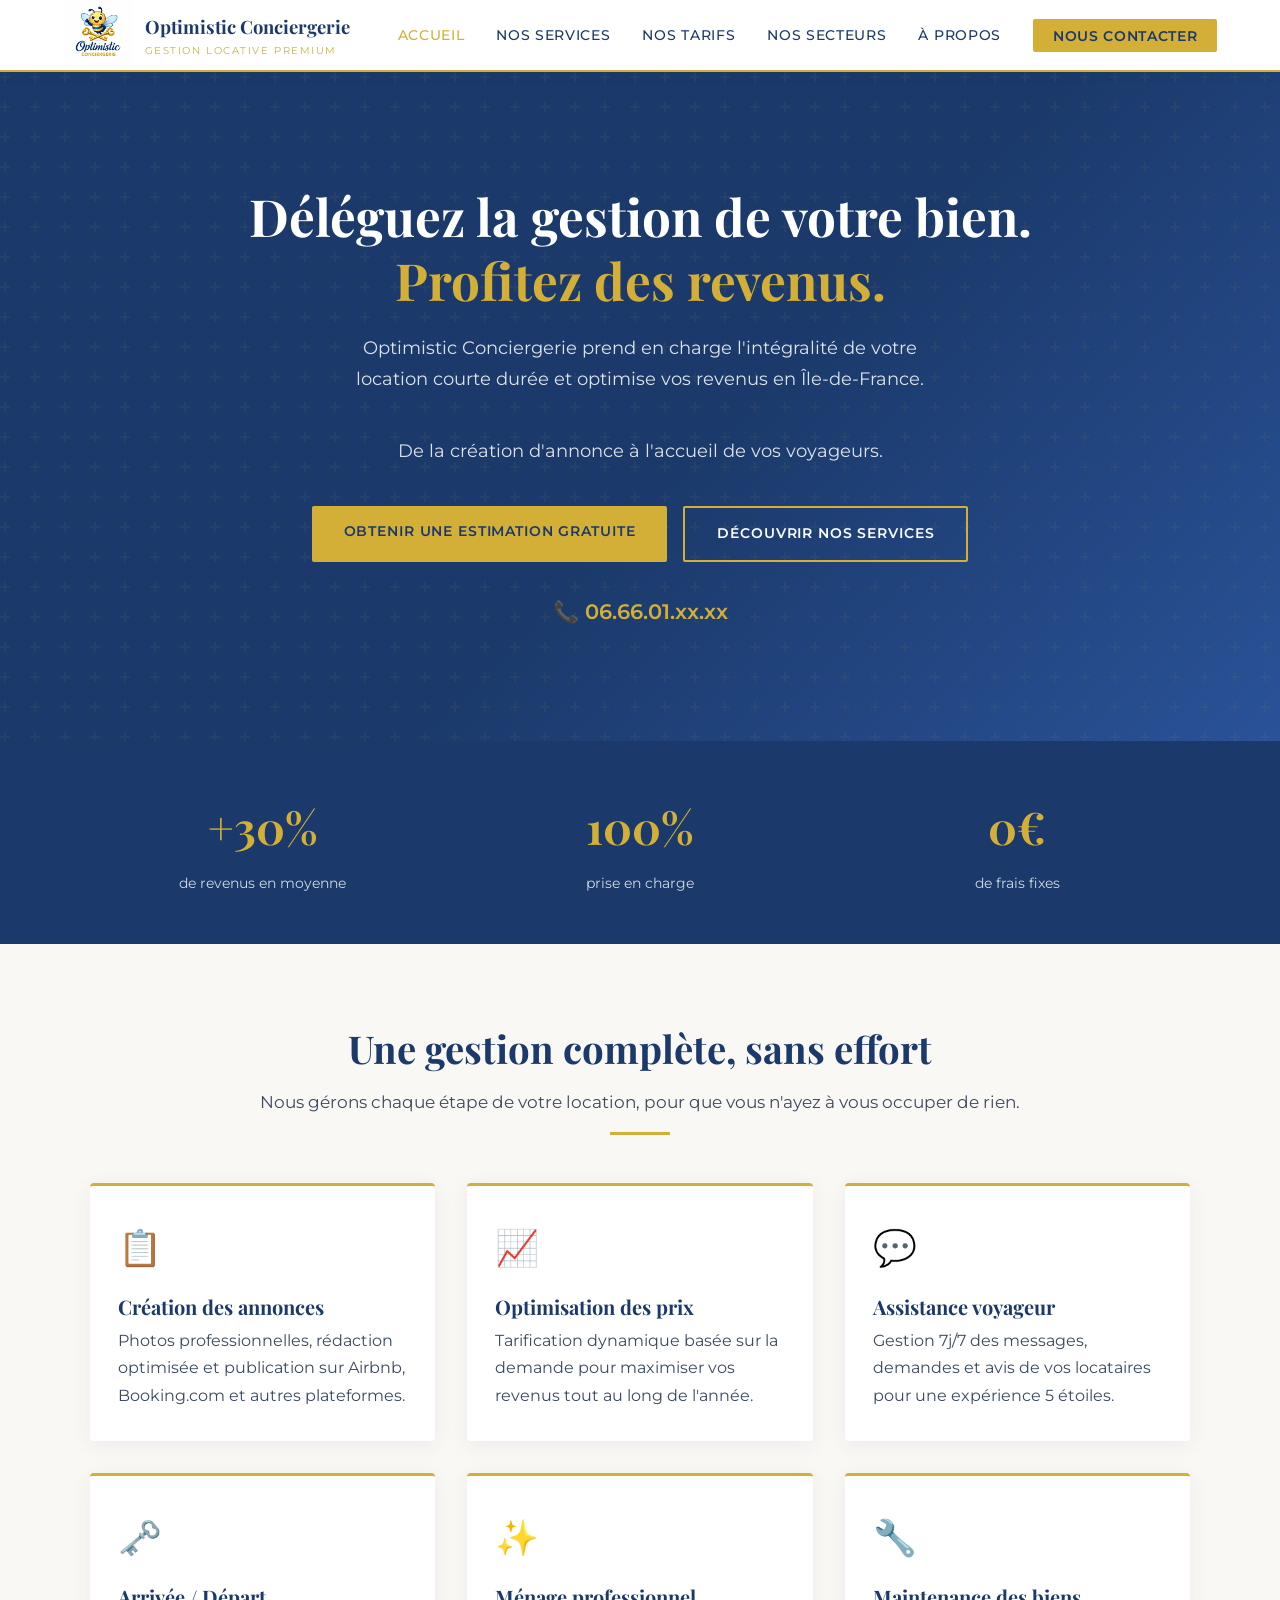
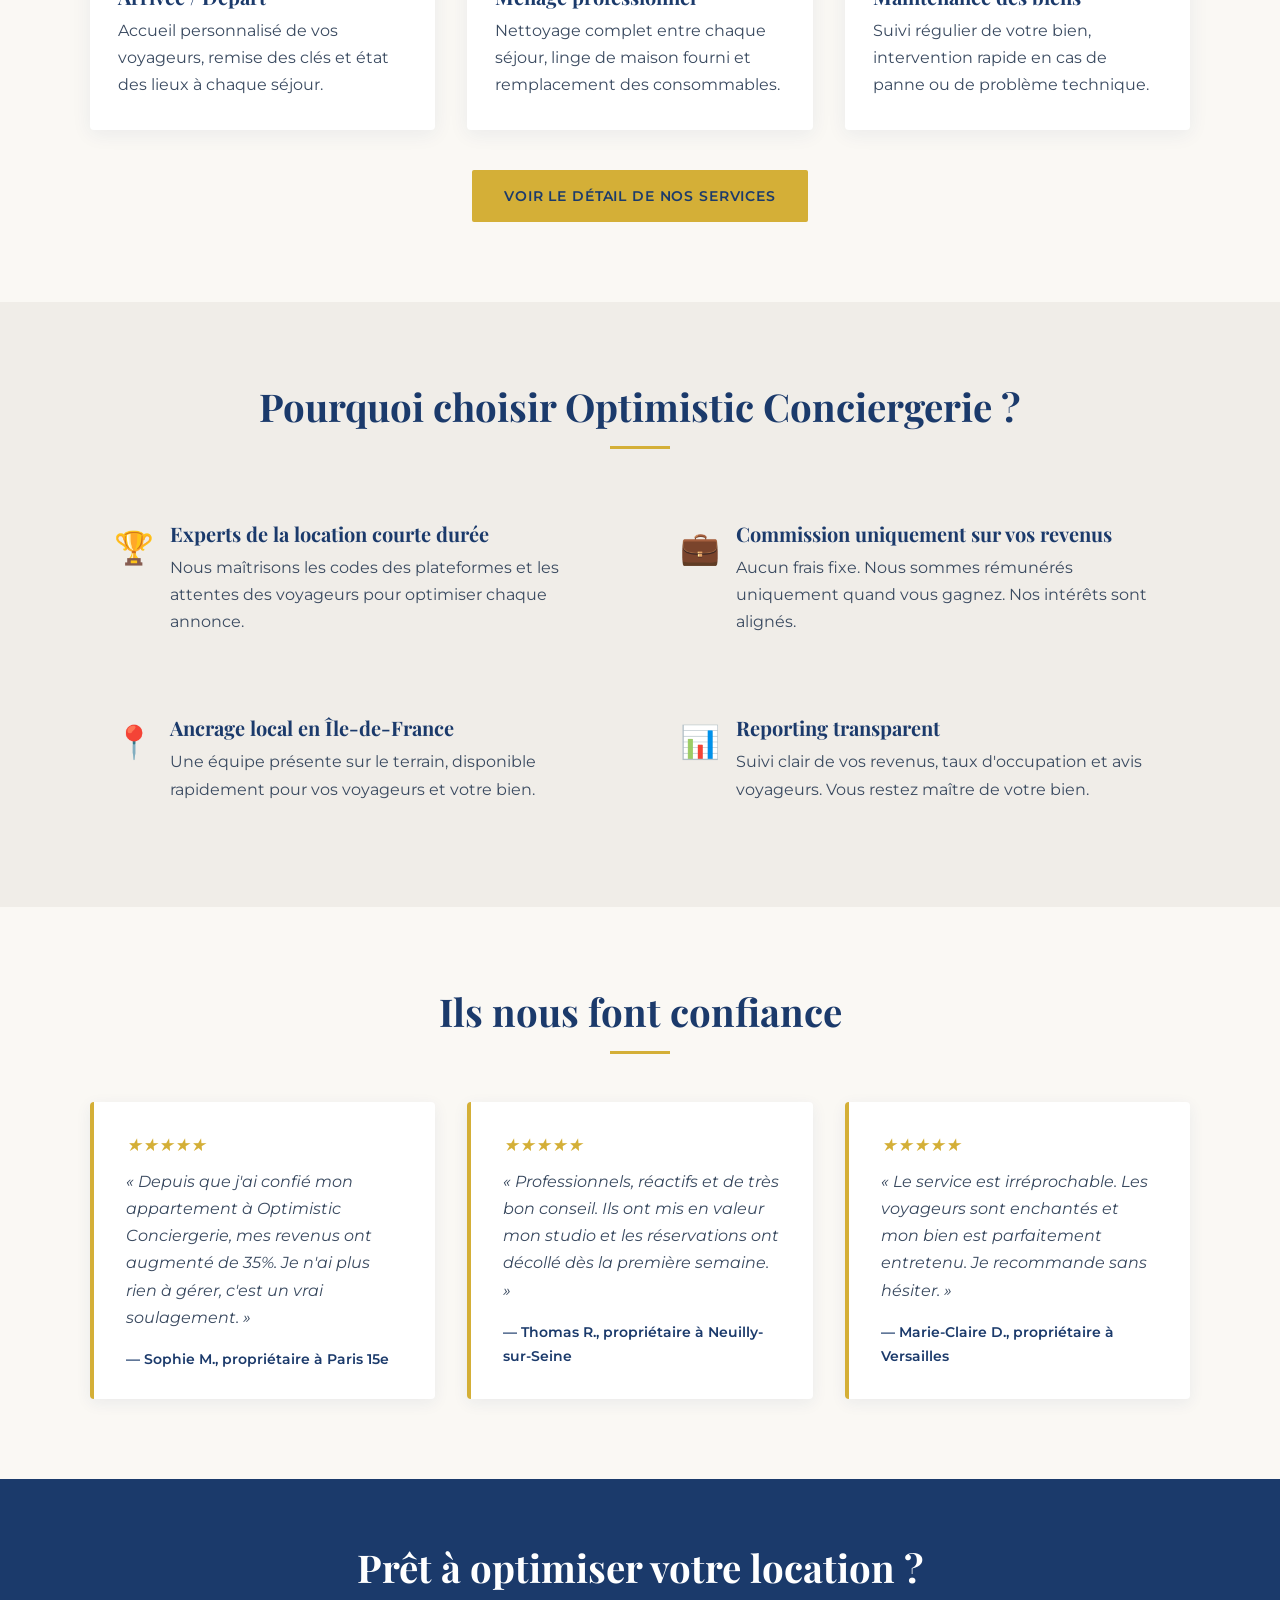
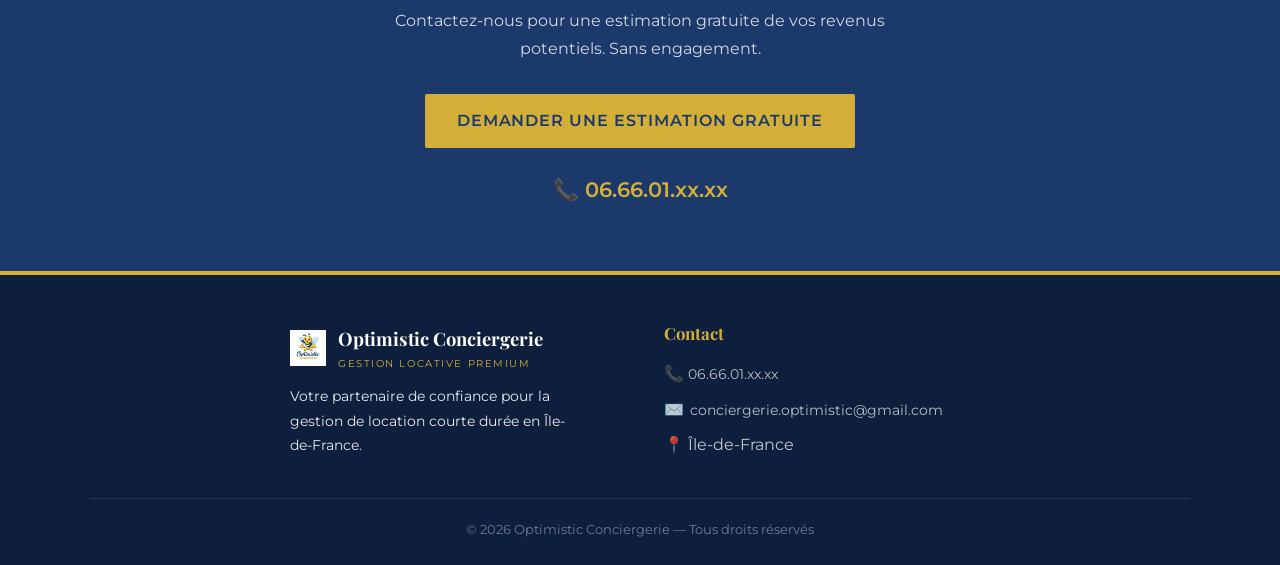
<file: index.html>
<!DOCTYPE html>
<html lang="fr">
<head>
  <meta charset="UTF-8" />
  <meta name="viewport" content="width=device-width, initial-scale=1.0" />
  <title>Optimistic Conciergerie — Gestion location courte durée Île-de-France</title>
  <meta name="description" content="Optimistic Conciergerie gère votre location courte durée en Île-de-France : création d'annonce, optimisation des prix, accueil voyageurs, nettoyage. Commission à partir de 15%." />
  <meta name="robots" content="index, follow" />
  <link rel="canonical" href="https://tginguene.github.io/conciergerie/index.html" />

  <!-- Open Graph -->
  <meta property="og:type" content="website" />
  <meta property="og:title" content="Optimistic Conciergerie — Gestion location courte durée Île-de-France" />
  <meta property="og:description" content="Confiez la gestion de votre bien à Optimistic Conciergerie. Annonce, prix, voyageurs, nettoyage. À partir de 15% de commission." />
  <meta property="og:url" content="https://tginguene.github.io/conciergerie/" />
  <meta property="og:locale" content="fr_FR" />

  <!-- Données structurées -->
  <script type="application/ld+json">
  {
    "@context": "https://schema.org",
    "@type": "LocalBusiness",
    "name": "Optimistic Conciergerie",
    "description": "Service de conciergerie pour location courte durée en Île-de-France",
    "url": "https://tginguene.github.io/conciergerie/",
    "email": "conciergerie.optimistic@gmail.com",
    "areaServed": ["Paris", "Hauts-de-Seine", "Seine-Saint-Denis", "Val-de-Marne", "Yvelines"],
    "serviceType": "Gestion de location courte durée"
  }
  </script>

  <link rel="stylesheet" href="css/style.css" />
  <script src="js/layout.js" defer></script>
</head>
<body>

  <div id="site-header"></div>

  <!-- ══ HERO ══ -->
  <section class="hero">
    <div class="container" style="position:relative;z-index:1;">
      <h1>Déléguez la gestion de votre bien.<br><span>Profitez des revenus.</span></h1>
      <p>Optimistic Conciergerie prend en charge l'intégralité de votre location courte durée et optimise vos revenus en Île-de-France.</p>
      <p>De la création d'annonce à l'accueil de vos voyageurs.</p>
      <div class="hero-btns">
        <a href="contact.html" class="btn btn-primary">Obtenir une estimation gratuite</a>
        <a href="nos-services.html" class="btn btn-secondary">Découvrir nos services</a>
      </div>
      <div class="hero-phone">📞 <a href="tel:0666011234">06.66.01.xx.xx</a></div>
    </div>
  </section>

  <!-- ══ CHIFFRES CLÉS ══ -->
  <section class="section-stats">
    <div class="container">
      <div class="grid-3 stats-grid">
        <div>
          <div class="stat-number">+30%</div>
          <div class="stat-label">de revenus en moyenne</div>
        </div>
        <div>
          <div class="stat-number">100%</div>
          <div class="stat-label">prise en charge</div>
        </div>
        <div>
          <div class="stat-number">0€</div>
          <div class="stat-label">de frais fixes</div>
        </div>
      </div>
    </div>
  </section>

  <!-- ══ NOS SERVICES ══ -->
  <section class="section">
    <div class="container">
      <div class="section-title">
        <h2>Une gestion complète, sans effort</h2>
        <p>Nous gérons chaque étape de votre location, pour que vous n'ayez à vous occuper de rien.</p>
        <div class="gold-line"></div>
      </div>
      <div class="grid-3">
        <div class="card">
          <div class="card-icon">📋</div>
          <h3>Création des annonces</h3>
          <p>Photos professionnelles, rédaction optimisée et publication sur Airbnb, Booking.com et autres plateformes.</p>
        </div>
        <div class="card">
          <div class="card-icon">📈</div>
          <h3>Optimisation des prix</h3>
          <p>Tarification dynamique basée sur la demande pour maximiser vos revenus tout au long de l'année.</p>
        </div>
        <div class="card">
          <div class="card-icon">💬</div>
          <h3>Assistance voyageur</h3>
          <p>Gestion 7j/7 des messages, demandes et avis de vos locataires pour une expérience 5 étoiles.</p>
        </div>
        <div class="card">
          <div class="card-icon">🗝️</div>
          <h3>Arrivée / Départ</h3>
          <p>Accueil personnalisé de vos voyageurs, remise des clés et état des lieux à chaque séjour.</p>
        </div>
        <div class="card">
          <div class="card-icon">✨</div>
          <h3>Ménage professionnel</h3>
          <p>Nettoyage complet entre chaque séjour, linge de maison fourni et remplacement des consommables.</p>
        </div>
        <div class="card">
          <div class="card-icon">🔧</div>
          <h3>Maintenance des biens</h3>
          <p>Suivi régulier de votre bien, intervention rapide en cas de panne ou de problème technique.</p>
        </div>
      </div>
      <div class="text-center-mt">
        <a href="nos-services.html" class="btn btn-primary">Voir le détail de nos services</a>
      </div>
    </div>
  </section>

  <!-- ══ POURQUOI NOUS ══ -->
  <section class="section section-alt">
    <div class="container">
      <div class="section-title">
        <h2>Pourquoi choisir Optimistic Conciergerie ?</h2>
        <div class="gold-line"></div>
      </div>
      <div class="grid-2">
        <div class="why-item">
          <div class="why-icon">🏆</div>
          <div>
            <h3>Experts de la location courte durée</h3>
            <p>Nous maîtrisons les codes des plateformes et les attentes des voyageurs pour optimiser chaque annonce.</p>
          </div>
        </div>
        <div class="why-item">
          <div class="why-icon">💼</div>
          <div>
            <h3>Commission uniquement sur vos revenus</h3>
            <p>Aucun frais fixe. Nous sommes rémunérés uniquement quand vous gagnez. Nos intérêts sont alignés.</p>
          </div>
        </div>
        <div class="why-item">
          <div class="why-icon">📍</div>
          <div>
            <h3>Ancrage local en Île-de-France</h3>
            <p>Une équipe présente sur le terrain, disponible rapidement pour vos voyageurs et votre bien.</p>
          </div>
        </div>
        <div class="why-item">
          <div class="why-icon">📊</div>
          <div>
            <h3>Reporting transparent</h3>
            <p>Suivi clair de vos revenus, taux d'occupation et avis voyageurs. Vous restez maître de votre bien.</p>
          </div>
        </div>
      </div>
    </div>
  </section>

  <!-- ══ TÉMOIGNAGES ══ -->
  <section class="section">
    <div class="container">
      <div class="section-title">
        <h2>Ils nous font confiance</h2>
        <div class="gold-line"></div>
      </div>
      <div class="grid-3">
        <div class="temoignage">
          <div class="stars">★★★★★</div>
          <p>« Depuis que j'ai confié mon appartement à Optimistic Conciergerie, mes revenus ont augmenté de 35%. Je n'ai plus rien à gérer, c'est un vrai soulagement. »</p>
          <div class="temoignage-auteur">— Sophie M., propriétaire à Paris 15e</div>
        </div>
        <div class="temoignage">
          <div class="stars">★★★★★</div>
          <p>« Professionnels, réactifs et de très bon conseil. Ils ont mis en valeur mon studio et les réservations ont décollé dès la première semaine. »</p>
          <div class="temoignage-auteur">— Thomas R., propriétaire à Neuilly-sur-Seine</div>
        </div>
        <div class="temoignage">
          <div class="stars">★★★★★</div>
          <p>« Le service est irréprochable. Les voyageurs sont enchantés et mon bien est parfaitement entretenu. Je recommande sans hésiter. »</p>
          <div class="temoignage-auteur">— Marie-Claire D., propriétaire à Versailles</div>
        </div>
      </div>
    </div>
  </section>

  <!-- ══ CTA FINAL ══ -->
  <section class="section-cta">
    <div class="container">
      <h2 class="cta-title">Prêt à optimiser votre location ?</h2>
      <p class="cta-text">Contactez-nous pour une estimation gratuite de vos revenus potentiels. Sans engagement.</p>
      <a href="contact.html" class="btn btn-primary" style="font-size:1rem;">Demander une estimation gratuite</a>
      <div class="hero-phone" style="margin-top:1.5rem;">📞 <a href="tel:0666011234" style="color:var(--or);">06.66.01.xx.xx</a></div>
    </div>
  </section>

  <div id="site-footer"></div>

</body>
</html>
</file>
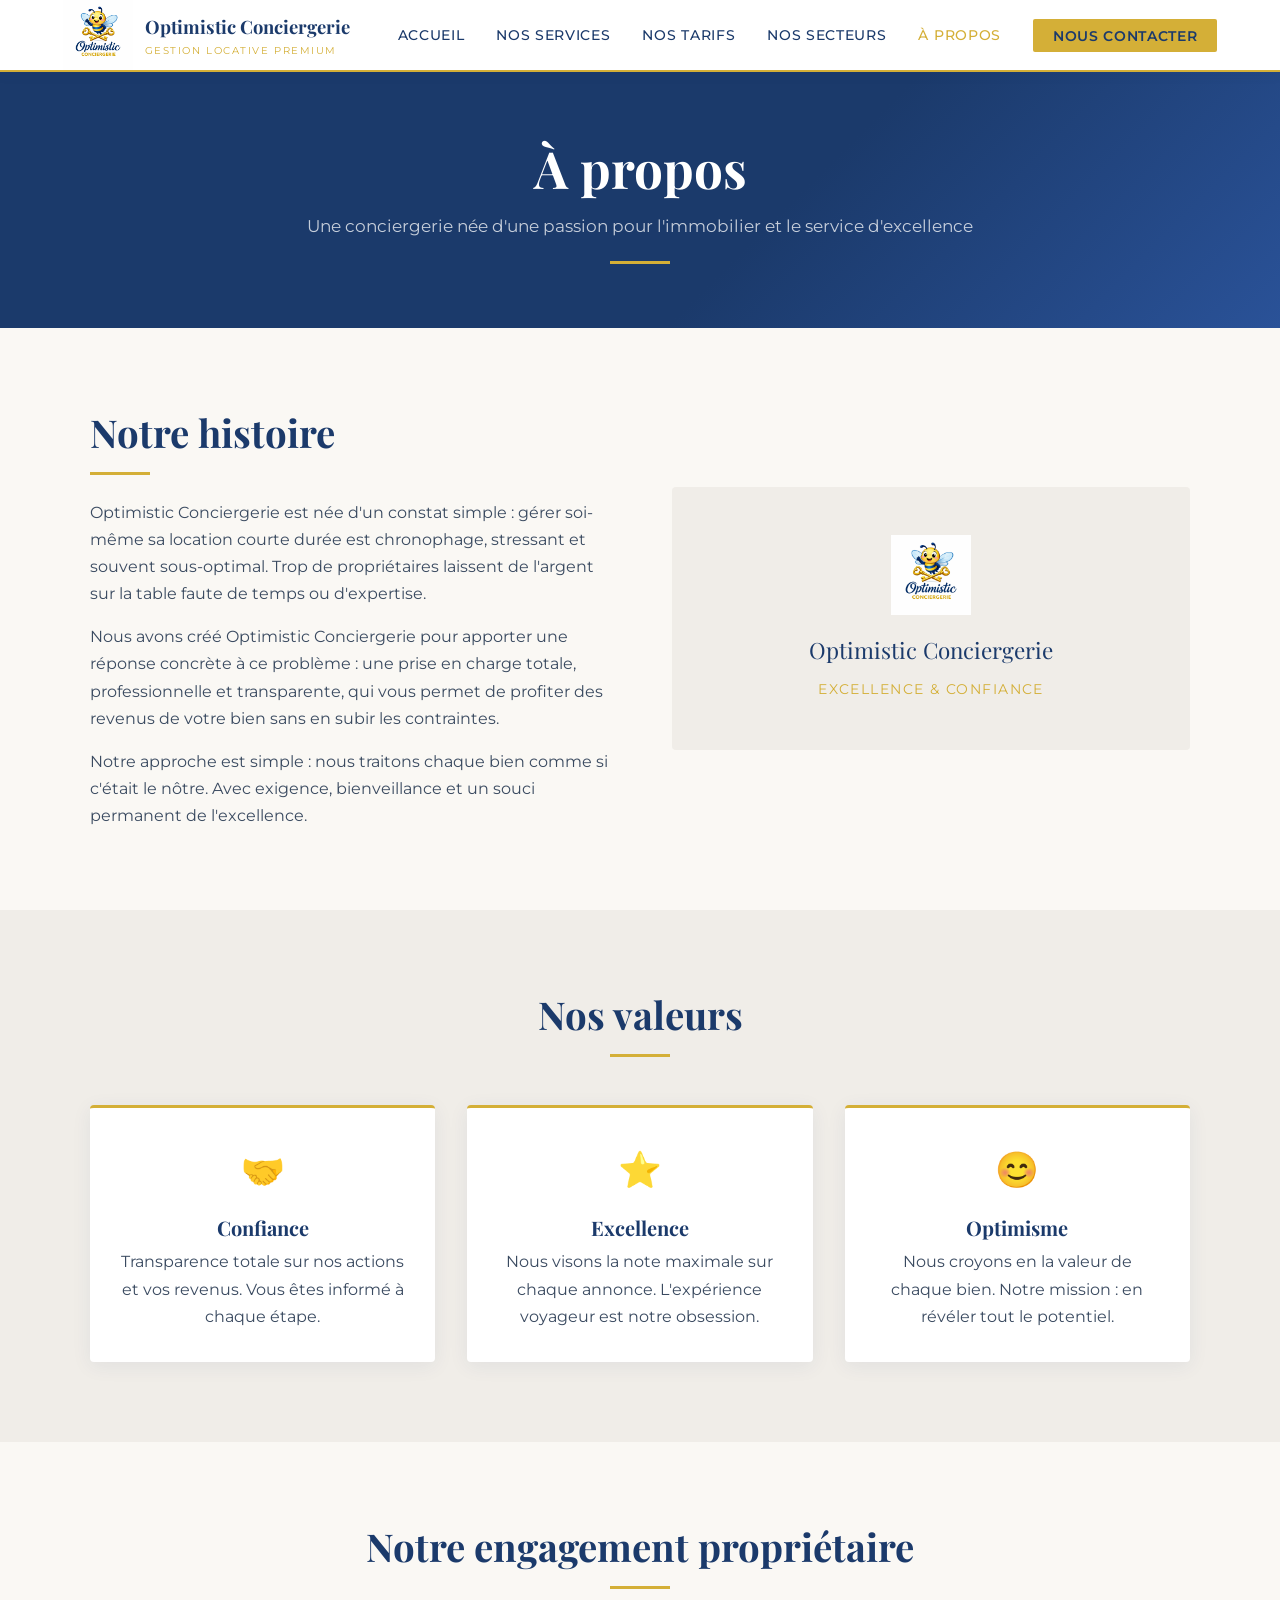
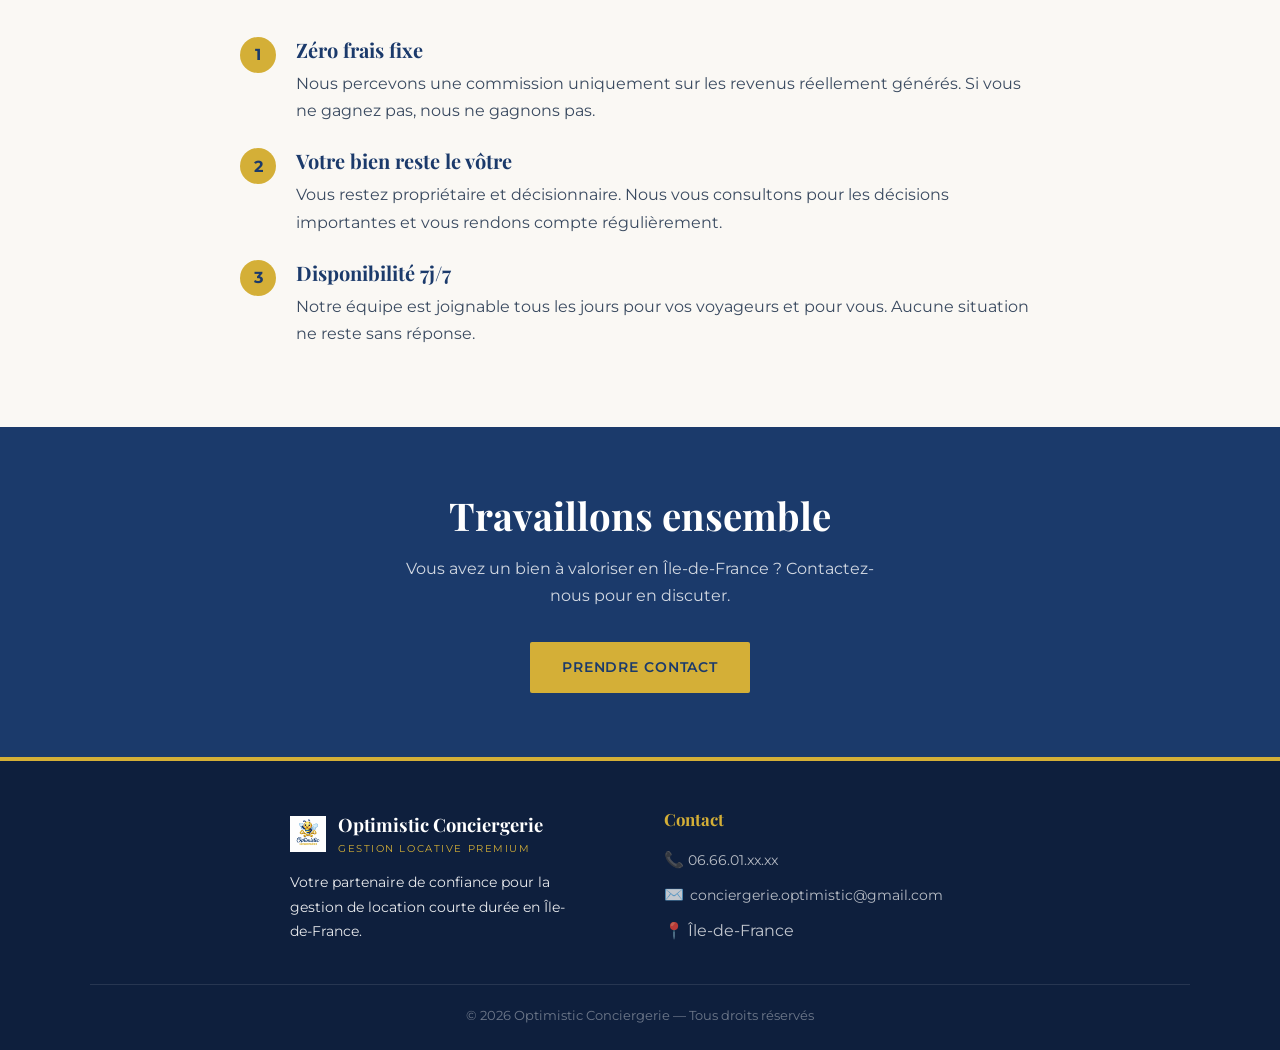
<file: a-propos.html>
<!DOCTYPE html>
<html lang="fr">
<head>
  <meta charset="UTF-8" />
  <meta name="viewport" content="width=device-width, initial-scale=1.0" />
  <title>À propos — L'équipe Optimistic Conciergerie</title>
  <meta name="description" content="Découvrez l'histoire et les valeurs d'Optimistic Conciergerie, votre partenaire de confiance pour la gestion de location courte durée en Île-de-France." />
  <meta name="robots" content="index, follow" />
  <link rel="canonical" href="https://tginguene.github.io/conciergerie/a-propos.html" />

  <!-- Open Graph -->
  <meta property="og:type" content="website" />
  <meta property="og:title" content="À propos — Optimistic Conciergerie" />
  <meta property="og:description" content="Une équipe passionnée au service de votre location courte durée en Île-de-France." />
  <meta property="og:url" content="https://tginguene.github.io/conciergerie/a-propos.html" />
  <meta property="og:locale" content="fr_FR" />

  <link rel="stylesheet" href="css/style.css" />
  <script src="js/layout.js" defer></script>
</head>
<body>

  <div id="site-header"></div>

  <!-- ══ PAGE HERO ══ -->
  <section class="page-hero">
    <div class="container">
      <h1>À propos</h1>
      <p>Une conciergerie née d'une passion pour l'immobilier et le service d'excellence</p>
      <div class="gold-line"></div>
    </div>
  </section>

  <!-- ══ NOTRE HISTOIRE ══ -->
  <section class="section">
    <div class="container">
      <div class="grid-about">
        <div>
          <h2>Notre histoire</h2>
          <div class="gold-line gold-line-left"></div>
          <p style="margin-bottom:1rem;">Optimistic Conciergerie est née d'un constat simple : gérer soi-même sa location courte durée est chronophage, stressant et souvent sous-optimal. Trop de propriétaires laissent de l'argent sur la table faute de temps ou d'expertise.</p>
          <p style="margin-bottom:1rem;">Nous avons créé Optimistic Conciergerie pour apporter une réponse concrète à ce problème : une prise en charge totale, professionnelle et transparente, qui vous permet de profiter des revenus de votre bien sans en subir les contraintes.</p>
          <p>Notre approche est simple : nous traitons chaque bien comme si c'était le nôtre. Avec exigence, bienveillance et un souci permanent de l'excellence.</p>
        </div>
        <div class="brand-card">
          <div style="margin-bottom:1rem;"><img src="images/Abeille jaune.png" alt="Abeille Optimistic Conciergerie" style="height:5rem; width:auto; margin:0 auto;"></div>
          <div class="brand-name">Optimistic Conciergerie</div>
          <div class="brand-tagline">Excellence & Confiance</div>
        </div>
      </div>
    </div>
  </section>

  <!-- ══ NOS VALEURS ══ -->
  <section class="section section-alt">
    <div class="container">
      <div class="section-title">
        <h2>Nos valeurs</h2>
        <div class="gold-line"></div>
      </div>
      <div class="grid-3">
        <div class="card card-center">
          <div class="card-icon">🤝</div>
          <h3>Confiance</h3>
          <p>Transparence totale sur nos actions et vos revenus. Vous êtes informé à chaque étape.</p>
        </div>
        <div class="card card-center">
          <div class="card-icon">⭐</div>
          <h3>Excellence</h3>
          <p>Nous visons la note maximale sur chaque annonce. L'expérience voyageur est notre obsession.</p>
        </div>
        <div class="card card-center">
          <div class="card-icon">😊</div>
          <h3>Optimisme</h3>
          <p>Nous croyons en la valeur de chaque bien. Notre mission : en révéler tout le potentiel.</p>
        </div>
      </div>
    </div>
  </section>

  <!-- ══ NOTRE ENGAGEMENT ══ -->
  <section class="section">
    <div class="container" style="max-width:800px;">
      <div class="section-title">
        <h2>Notre engagement propriétaire</h2>
        <div class="gold-line"></div>
      </div>
      <div class="feature-list">
        <div class="feature-item">
          <div class="circle-badge">1</div>
          <div>
            <h3>Zéro frais fixe</h3>
            <p>Nous percevons une commission uniquement sur les revenus réellement générés. Si vous ne gagnez pas, nous ne gagnons pas.</p>
          </div>
        </div>
        <div class="feature-item">
          <div class="circle-badge">2</div>
          <div>
            <h3>Votre bien reste le vôtre</h3>
            <p>Vous restez propriétaire et décisionnaire. Nous vous consultons pour les décisions importantes et vous rendons compte régulièrement.</p>
          </div>
        </div>
        <div class="feature-item">
          <div class="circle-badge">3</div>
          <div>
            <h3>Disponibilité 7j/7</h3>
            <p>Notre équipe est joignable tous les jours pour vos voyageurs et pour vous. Aucune situation ne reste sans réponse.</p>
          </div>
        </div>
      </div>
    </div>
  </section>

  <!-- ══ CTA ══ -->
  <section class="section-cta">
    <div class="container">
      <h2 class="cta-title">Travaillons ensemble</h2>
      <p class="cta-text">Vous avez un bien à valoriser en Île-de-France ? Contactez-nous pour en discuter.</p>
      <a href="contact.html" class="btn btn-primary">Prendre contact</a>
    </div>
  </section>

  <div id="site-footer"></div>

</body>
</html>
</file>
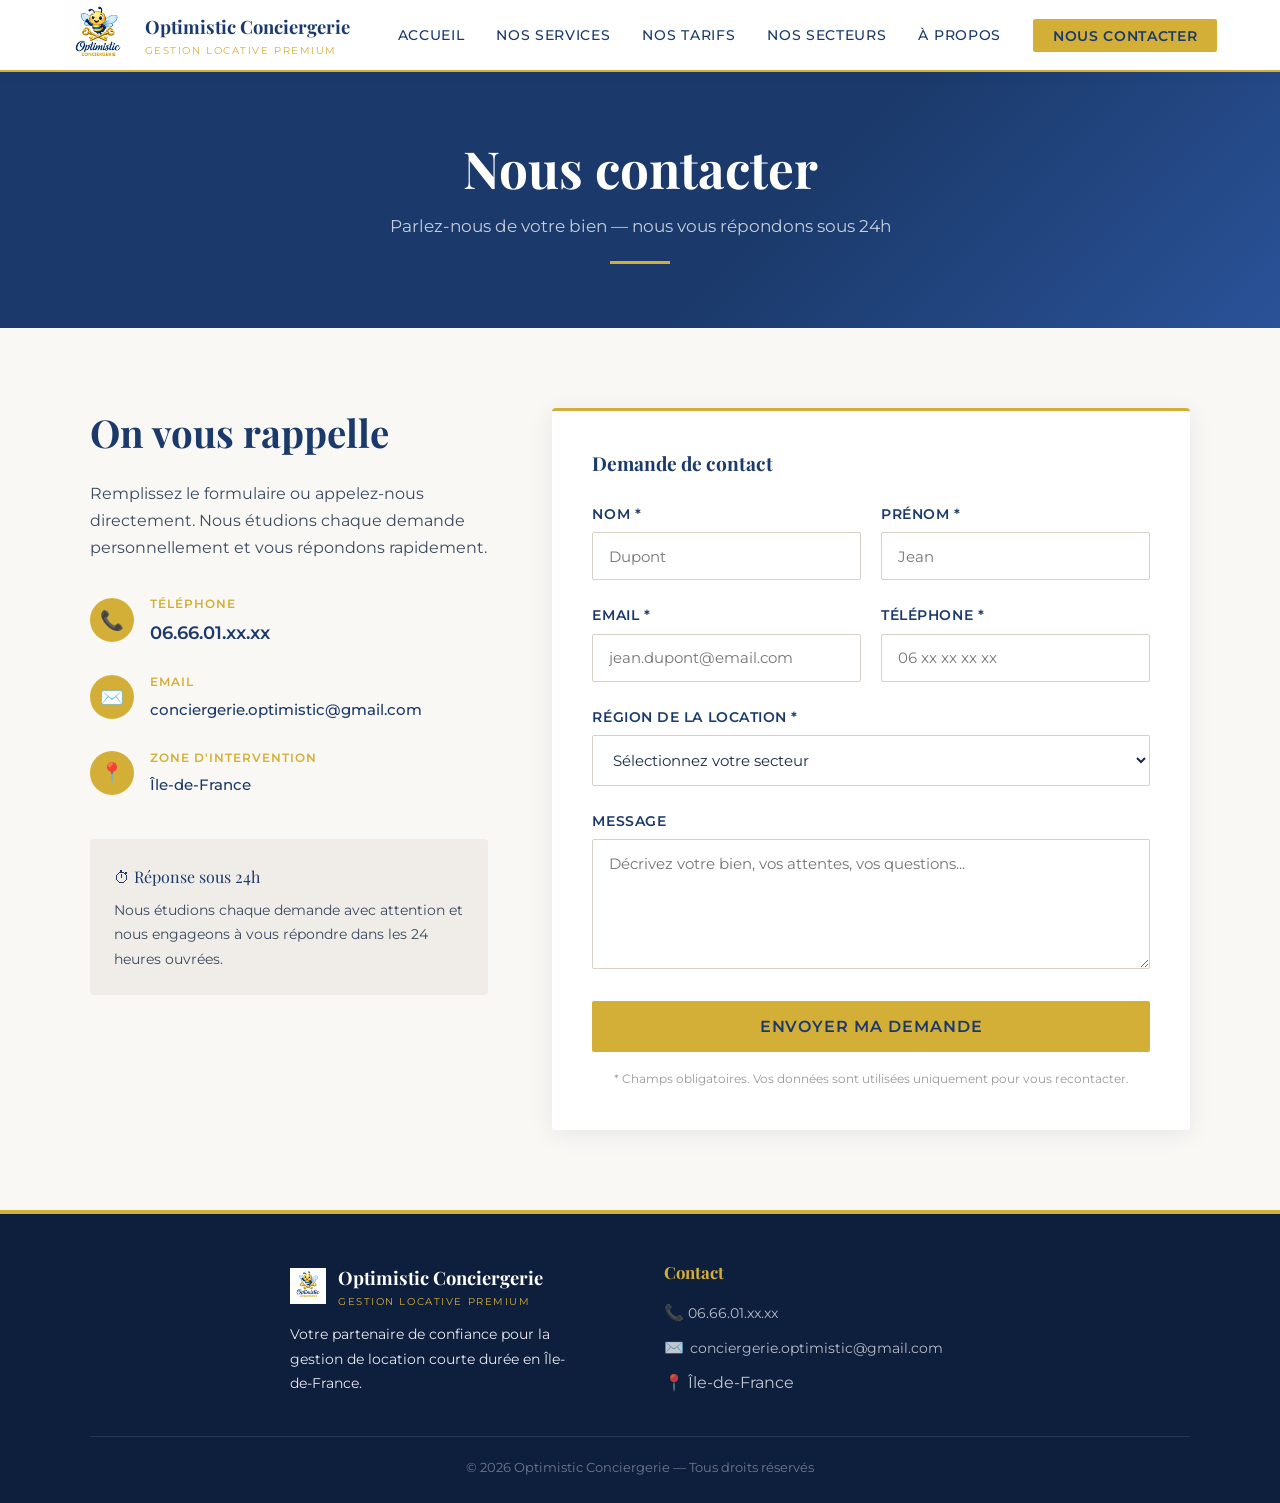
<file: contact.html>
<!DOCTYPE html>
<html lang="fr">
<head>
  <meta charset="UTF-8" />
  <meta name="viewport" content="width=device-width, initial-scale=1.0" />
  <title>Nous contacter — Optimistic Conciergerie</title>
  <meta name="description" content="Contactez Optimistic Conciergerie pour confier la gestion de votre location courte durée en Île-de-France. Réponse sous 24h." />
  <meta name="robots" content="index, follow" />
  <link rel="canonical" href="https://tginguene.github.io/conciergerie/contact.html" />

  <!-- Open Graph -->
  <meta property="og:type" content="website" />
  <meta property="og:title" content="Nous contacter — Optimistic Conciergerie" />
  <meta property="og:description" content="Prenez contact avec notre équipe. Réponse garantie sous 24h." />
  <meta property="og:url" content="https://tginguene.github.io/conciergerie/contact.html" />
  <meta property="og:locale" content="fr_FR" />

  <link rel="stylesheet" href="css/style.css" />
  <script src="js/layout.js" defer></script>
</head>
<body>

  <div id="site-header"></div>

  <!-- ══ PAGE HERO ══ -->
  <section class="page-hero">
    <div class="container">
      <h1>Nous contacter</h1>
      <p>Parlez-nous de votre bien — nous vous répondons sous 24h</p>
      <div class="gold-line"></div>
    </div>
  </section>

  <!-- ══ CONTACT ══ -->
  <section class="section">
    <div class="container">
      <div class="contact-grid">

        <!-- Infos contact -->
        <div>
          <h2 style="margin-bottom:1.5rem;">On vous rappelle</h2>
          <p style="margin-bottom:2rem;">Remplissez le formulaire ou appelez-nous directement. Nous étudions chaque demande personnellement et vous répondons rapidement.</p>

          <div class="contact-info-list">
            <div class="contact-info-item">
              <div class="circle-icon">📞</div>
              <div>
                <div class="contact-label">Téléphone</div>
                <a href="tel:0666011234" style="font-size:1.1rem; font-weight:600; color:var(--bleu-nuit);">06.66.01.xx.xx</a>
              </div>
            </div>
            <div class="contact-info-item">
              <div class="circle-icon">✉️</div>
              <div>
                <div class="contact-label">Email</div>
                <a href="mailto:conciergerie.optimistic@gmail.com" style="font-size:0.95rem; font-weight:500; color:var(--bleu-nuit); word-break:break-all;">conciergerie.optimistic@gmail.com</a>
              </div>
            </div>
            <div class="contact-info-item">
              <div class="circle-icon">📍</div>
              <div>
                <div class="contact-label">Zone d'intervention</div>
                <span style="font-size:0.95rem; font-weight:500; color:var(--bleu-nuit);">Île-de-France</span>
              </div>
            </div>
          </div>

          <div class="contact-response-box">
            <div class="contact-response-title">⏱ Réponse sous 24h</div>
            <p style="font-size:0.9rem; margin:0;">Nous étudions chaque demande avec attention et nous engageons à vous répondre dans les 24 heures ouvrées.</p>
          </div>
        </div>

        <!-- Formulaire -->
        <div class="contact-form-card">
          <h3 style="margin-bottom:1.75rem; font-size:1.2rem;">Demande de contact</h3>

          <form id="contactForm" action="https://formspree.io/f/xpqykbro" method="POST">
            <input type="text" name="_gotcha" style="display:none" tabindex="-1" autocomplete="off" />
            <div class="form-grid">
              <div class="form-group">
                <label for="nom">Nom *</label>
                <input type="text" id="nom" name="nom" placeholder="Dupont" required />
              </div>
              <div class="form-group">
                <label for="prenom">Prénom *</label>
                <input type="text" id="prenom" name="prenom" placeholder="Jean" required />
              </div>
            </div>

            <div class="form-grid">
              <div class="form-group">
                <label for="email">Email *</label>
                <input type="email" id="email" name="email" placeholder="jean.dupont@email.com" required />
              </div>
              <div class="form-group">
                <label for="telephone">Téléphone *</label>
                <input type="tel" id="telephone" name="telephone" placeholder="06 xx xx xx xx" required />
              </div>
            </div>

            <div class="form-group">
              <label for="region">Région de la location *</label>
              <select id="region" name="region" required>
                <option value="" disabled selected>Sélectionnez votre secteur</option>
                <option>Paris (75)</option>
                <option>Hauts-de-Seine (92)</option>
                <option>Seine-Saint-Denis (93)</option>
                <option>Val-de-Marne (94)</option>
                <option>Yvelines (78) — Versailles</option>
                <option>Autre secteur Île-de-France</option>
              </select>
            </div>

            <div class="form-group">
              <label for="message">Message</label>
              <textarea id="message" name="message" placeholder="Décrivez votre bien, vos attentes, vos questions..."></textarea>
            </div>

            <button type="submit" class="btn btn-primary" style="width:100%; font-size:1rem; padding:1rem;">
              Envoyer ma demande
            </button>

            <p style="font-size:0.78rem; color:#999; margin-top:1rem; text-align:center;">
              * Champs obligatoires. Vos données sont utilisées uniquement pour vous recontacter.
            </p>
            <p id="formError" style="display:none; color:#c0392b; text-align:center; margin-top:1rem; font-size:0.9rem;">
              Une erreur est survenue. Veuillez réessayer ou nous contacter par email.
            </p>
          </form>

          <div id="confirmationMsg" style="display:none; text-align:center; padding:2rem 0;">
            <div style="font-size:3rem; margin-bottom:1rem;">✅</div>
            <h3 style="color:var(--bleu-nuit); margin-bottom:0.5rem;">Message envoyé !</h3>
            <p>Merci pour votre demande. Nous vous répondrons sous 24h.</p>
          </div>
        </div>

      </div>
    </div>
  </section>

  <div id="site-footer"></div>

  <script>
    const form = document.getElementById('contactForm');
    form.addEventListener('submit', async function(e) {
      e.preventDefault();
      const btn = form.querySelector('button[type="submit"]');
      btn.disabled = true;
      btn.textContent = 'Envoi en cours…';
      try {
        const res = await fetch(form.action, {
          method: 'POST',
          body: new FormData(form),
          headers: { 'Accept': 'application/json' }
        });
        if (res.ok) {
          form.style.display = 'none';
          document.getElementById('confirmationMsg').style.display = 'block';
        } else {
          btn.disabled = false;
          btn.textContent = 'Envoyer ma demande';
          document.getElementById('formError').style.display = 'block';
        }
      } catch {
        btn.disabled = false;
        btn.textContent = 'Envoyer ma demande';
        document.getElementById('formError').style.display = 'block';
      }
    });
  </script>

</body>
</html>
</file>
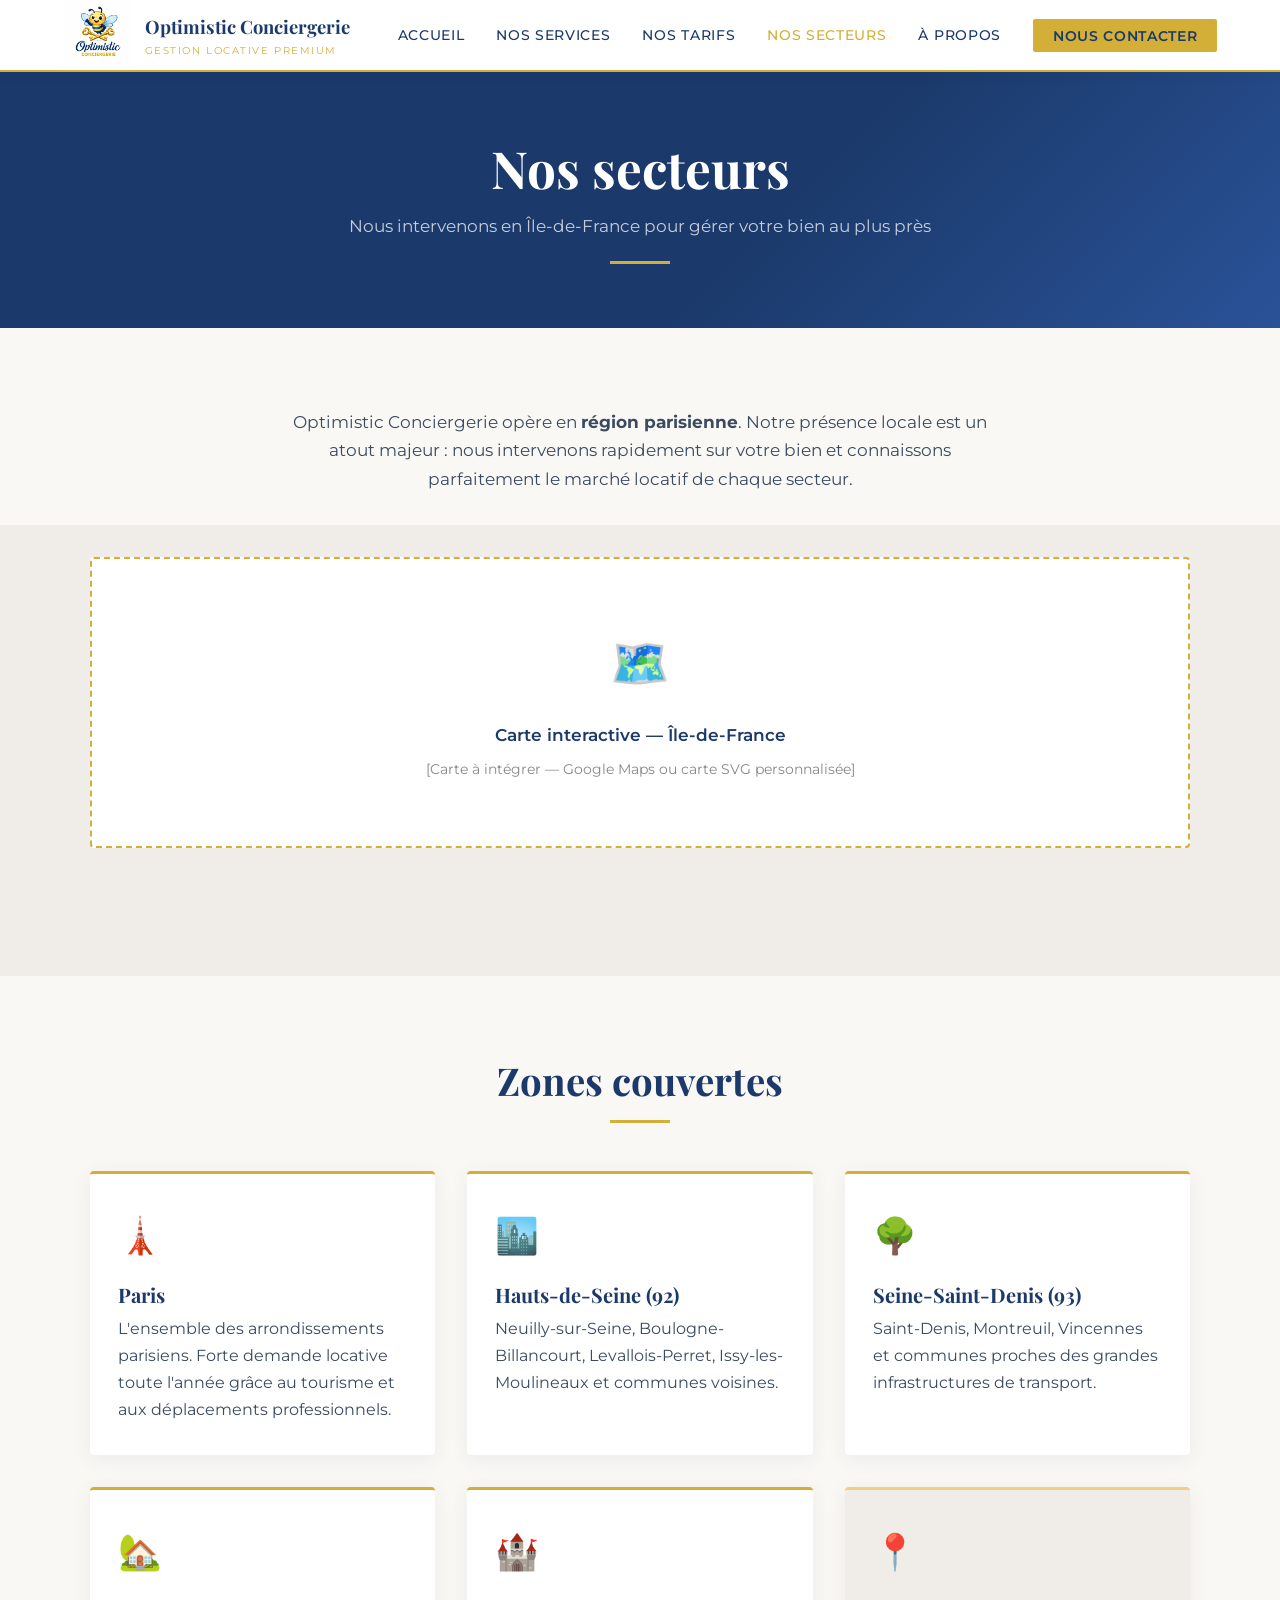
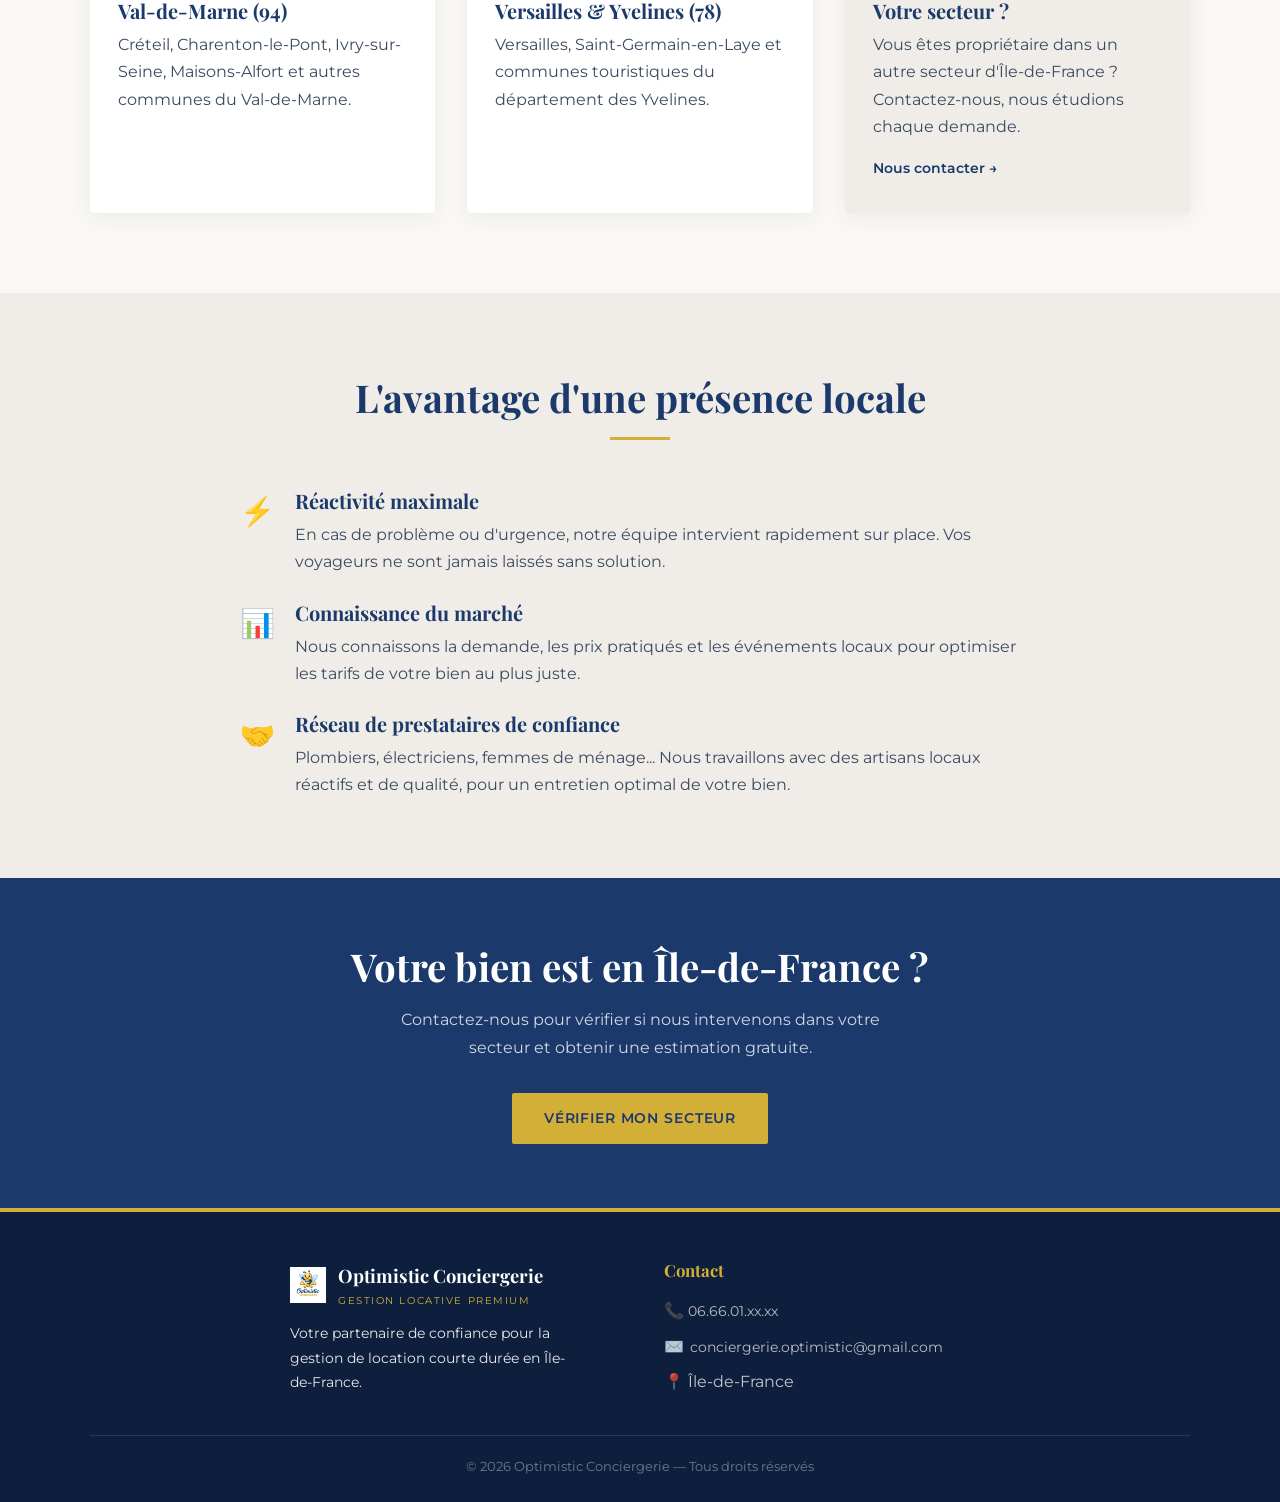
<file: nos-secteurs.html>
<!DOCTYPE html>
<html lang="fr">
<head>
  <meta charset="UTF-8" />
  <meta name="viewport" content="width=device-width, initial-scale=1.0" />
  <title>Zones desservies — Paris et Île-de-France | Optimistic Conciergerie</title>
  <meta name="description" content="Optimistic Conciergerie intervient à Paris, Hauts-de-Seine (92), Seine-Saint-Denis (93), Val-de-Marne (94) et Yvelines (78 - Versailles) pour la gestion de votre location." />
  <meta name="robots" content="index, follow" />
  <link rel="canonical" href="https://tginguene.github.io/conciergerie/nos-secteurs.html" />

  <!-- Open Graph -->
  <meta property="og:type" content="website" />
  <meta property="og:title" content="Nos secteurs — Optimistic Conciergerie" />
  <meta property="og:description" content="Paris, 92, 93, 94, 78 : nous gérons votre location courte durée dans toute l'Île-de-France." />
  <meta property="og:url" content="https://tginguene.github.io/conciergerie/nos-secteurs.html" />
  <meta property="og:locale" content="fr_FR" />

  <link rel="stylesheet" href="css/style.css" />
  <script src="js/layout.js" defer></script>
</head>
<body>

  <div id="site-header"></div>

  <!-- ══ PAGE HERO ══ -->
  <section class="page-hero">
    <div class="container">
      <h1>Nos secteurs</h1>
      <p>Nous intervenons en Île-de-France pour gérer votre bien au plus près</p>
      <div class="gold-line"></div>
    </div>
  </section>

  <!-- ══ INTRO ══ -->
  <section class="section" style="padding-bottom:2rem;">
    <div class="container content-intro">
      <p style="font-size:1.05rem;">Optimistic Conciergerie opère en <strong>région parisienne</strong>. Notre présence locale est un atout majeur : nous intervenons rapidement sur votre bien et connaissons parfaitement le marché locatif de chaque secteur.</p>
    </div>
  </section>

  <!-- ══ CARTE PLACEHOLDER ══ -->
  <section class="section section-alt" style="padding-top:2rem;">
    <div class="container">
      <div class="map-placeholder">
        <div style="font-size:3rem; margin-bottom:1rem;">🗺️</div>
        <p style="color:var(--bleu-nuit); font-weight:600; font-size:1.05rem;">Carte interactive — Île-de-France</p>
        <p style="color:#888; font-size:0.9rem; margin-top:0.5rem;">[Carte à intégrer — Google Maps ou carte SVG personnalisée]</p>
      </div>
    </div>
  </section>

  <!-- ══ SECTEURS ══ -->
  <section class="section">
    <div class="container">
      <div class="section-title">
        <h2>Zones couvertes</h2>
        <div class="gold-line"></div>
      </div>
      <div class="grid-3" style="margin-top:2rem;">
        <div class="card">
          <div class="card-icon">🗼</div>
          <h3>Paris</h3>
          <p>L'ensemble des arrondissements parisiens. Forte demande locative toute l'année grâce au tourisme et aux déplacements professionnels.</p>
        </div>
        <div class="card">
          <div class="card-icon">🏙️</div>
          <h3>Hauts-de-Seine (92)</h3>
          <p>Neuilly-sur-Seine, Boulogne-Billancourt, Levallois-Perret, Issy-les-Moulineaux et communes voisines.</p>
        </div>
        <div class="card">
          <div class="card-icon">🌳</div>
          <h3>Seine-Saint-Denis (93)</h3>
          <p>Saint-Denis, Montreuil, Vincennes et communes proches des grandes infrastructures de transport.</p>
        </div>
        <div class="card">
          <div class="card-icon">🏡</div>
          <h3>Val-de-Marne (94)</h3>
          <p>Créteil, Charenton-le-Pont, Ivry-sur-Seine, Maisons-Alfort et autres communes du Val-de-Marne.</p>
        </div>
        <div class="card">
          <div class="card-icon">🏰</div>
          <h3>Versailles & Yvelines (78)</h3>
          <p>Versailles, Saint-Germain-en-Laye et communes touristiques du département des Yvelines.</p>
        </div>
        <div class="card" style="border-top-color:var(--or-clair); background:var(--gris-doux);">
          <div class="card-icon">📍</div>
          <h3>Votre secteur ?</h3>
          <p>Vous êtes propriétaire dans un autre secteur d'Île-de-France ? Contactez-nous, nous étudions chaque demande.</p>
          <a href="contact.html" style="display:inline-block; margin-top:1rem; color:var(--bleu-nuit); font-weight:600; font-size:0.9rem;">Nous contacter →</a>
        </div>
      </div>
    </div>
  </section>

  <!-- ══ POURQUOI LOCAL ══ -->
  <section class="section section-alt">
    <div class="container" style="max-width:800px;">
      <div class="section-title">
        <h2>L'avantage d'une présence locale</h2>
        <div class="gold-line"></div>
      </div>
      <div class="feature-list">
        <div class="feature-item">
          <div class="feature-icon">⚡</div>
          <div>
            <h3>Réactivité maximale</h3>
            <p>En cas de problème ou d'urgence, notre équipe intervient rapidement sur place. Vos voyageurs ne sont jamais laissés sans solution.</p>
          </div>
        </div>
        <div class="feature-item">
          <div class="feature-icon">📊</div>
          <div>
            <h3>Connaissance du marché</h3>
            <p>Nous connaissons la demande, les prix pratiqués et les événements locaux pour optimiser les tarifs de votre bien au plus juste.</p>
          </div>
        </div>
        <div class="feature-item">
          <div class="feature-icon">🤝</div>
          <div>
            <h3>Réseau de prestataires de confiance</h3>
            <p>Plombiers, électriciens, femmes de ménage... Nous travaillons avec des artisans locaux réactifs et de qualité, pour un entretien optimal de votre bien.</p>
          </div>
        </div>
      </div>
    </div>
  </section>

  <!-- ══ CTA ══ -->
  <section class="section-cta">
    <div class="container">
      <h2 class="cta-title">Votre bien est en Île-de-France ?</h2>
      <p class="cta-text">Contactez-nous pour vérifier si nous intervenons dans votre secteur et obtenir une estimation gratuite.</p>
      <a href="contact.html" class="btn btn-primary">Vérifier mon secteur</a>
    </div>
  </section>

  <div id="site-footer"></div>

</body>
</html>
</file>
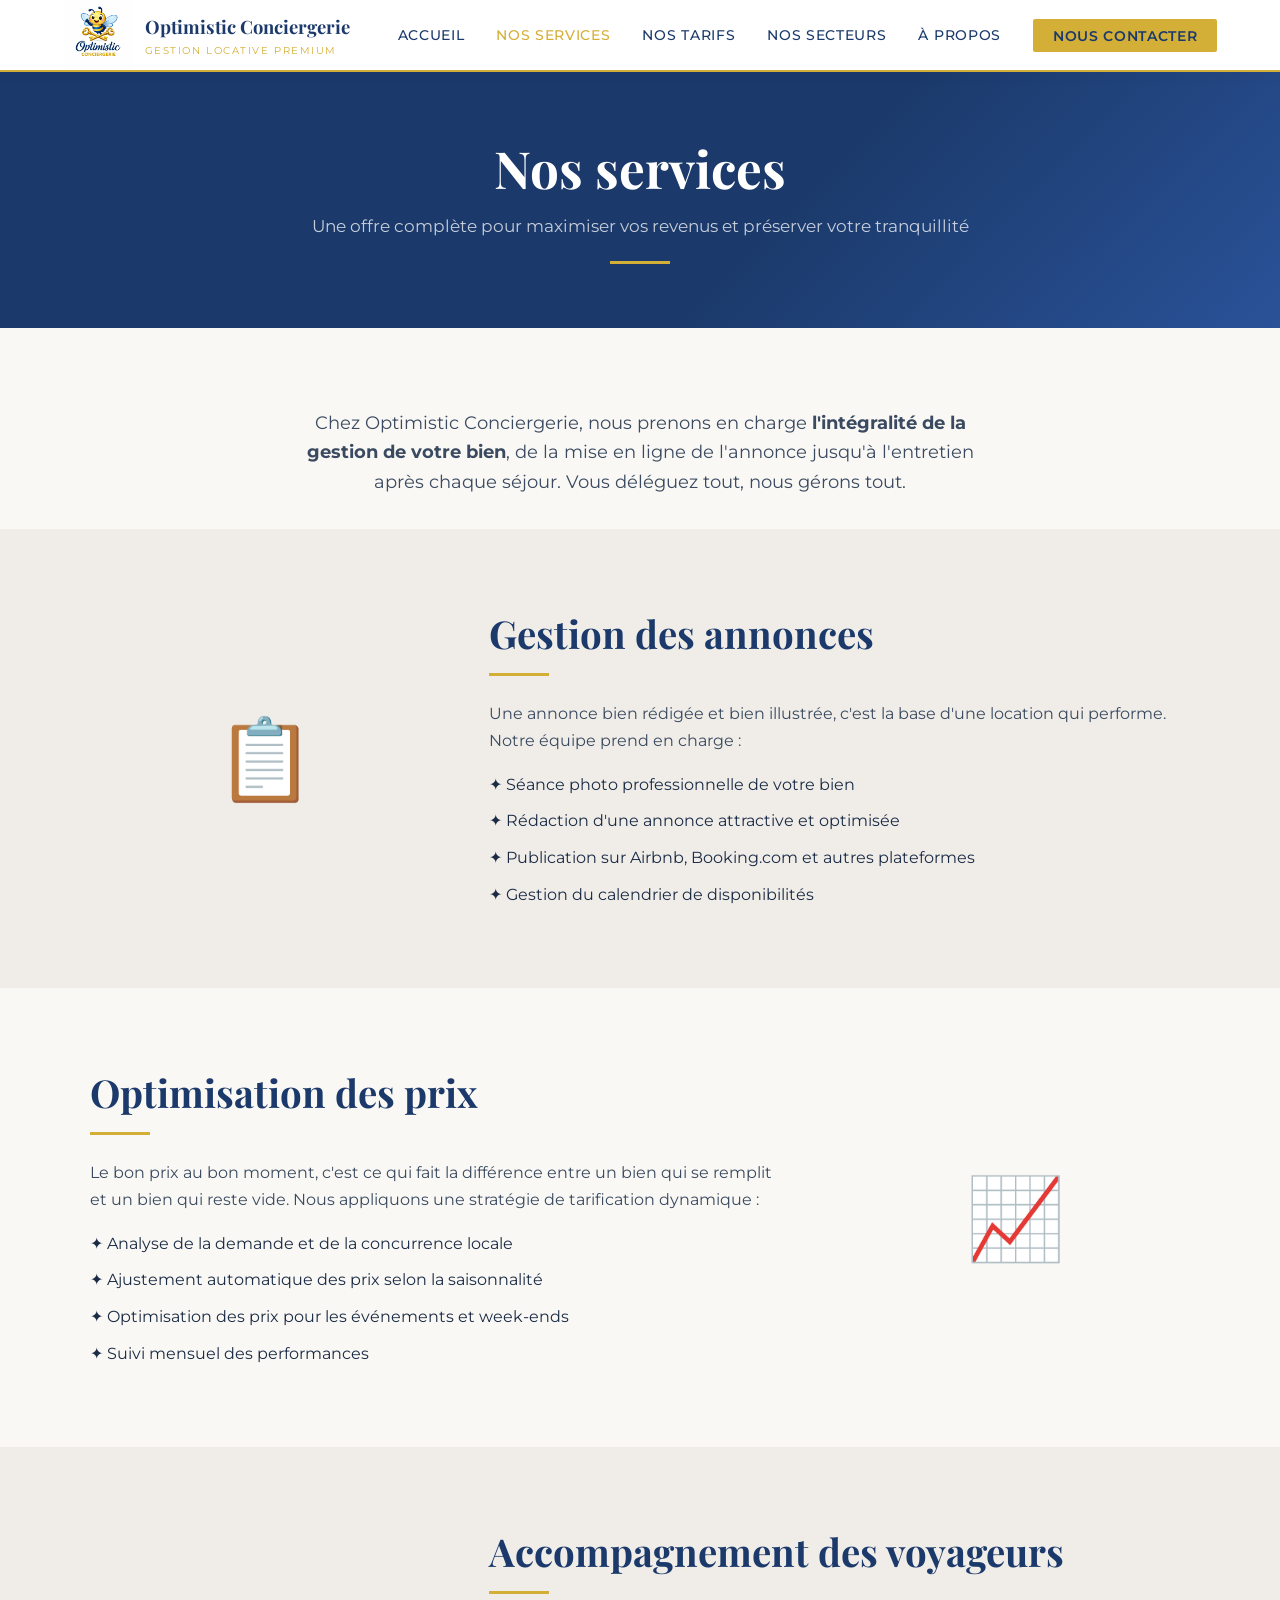
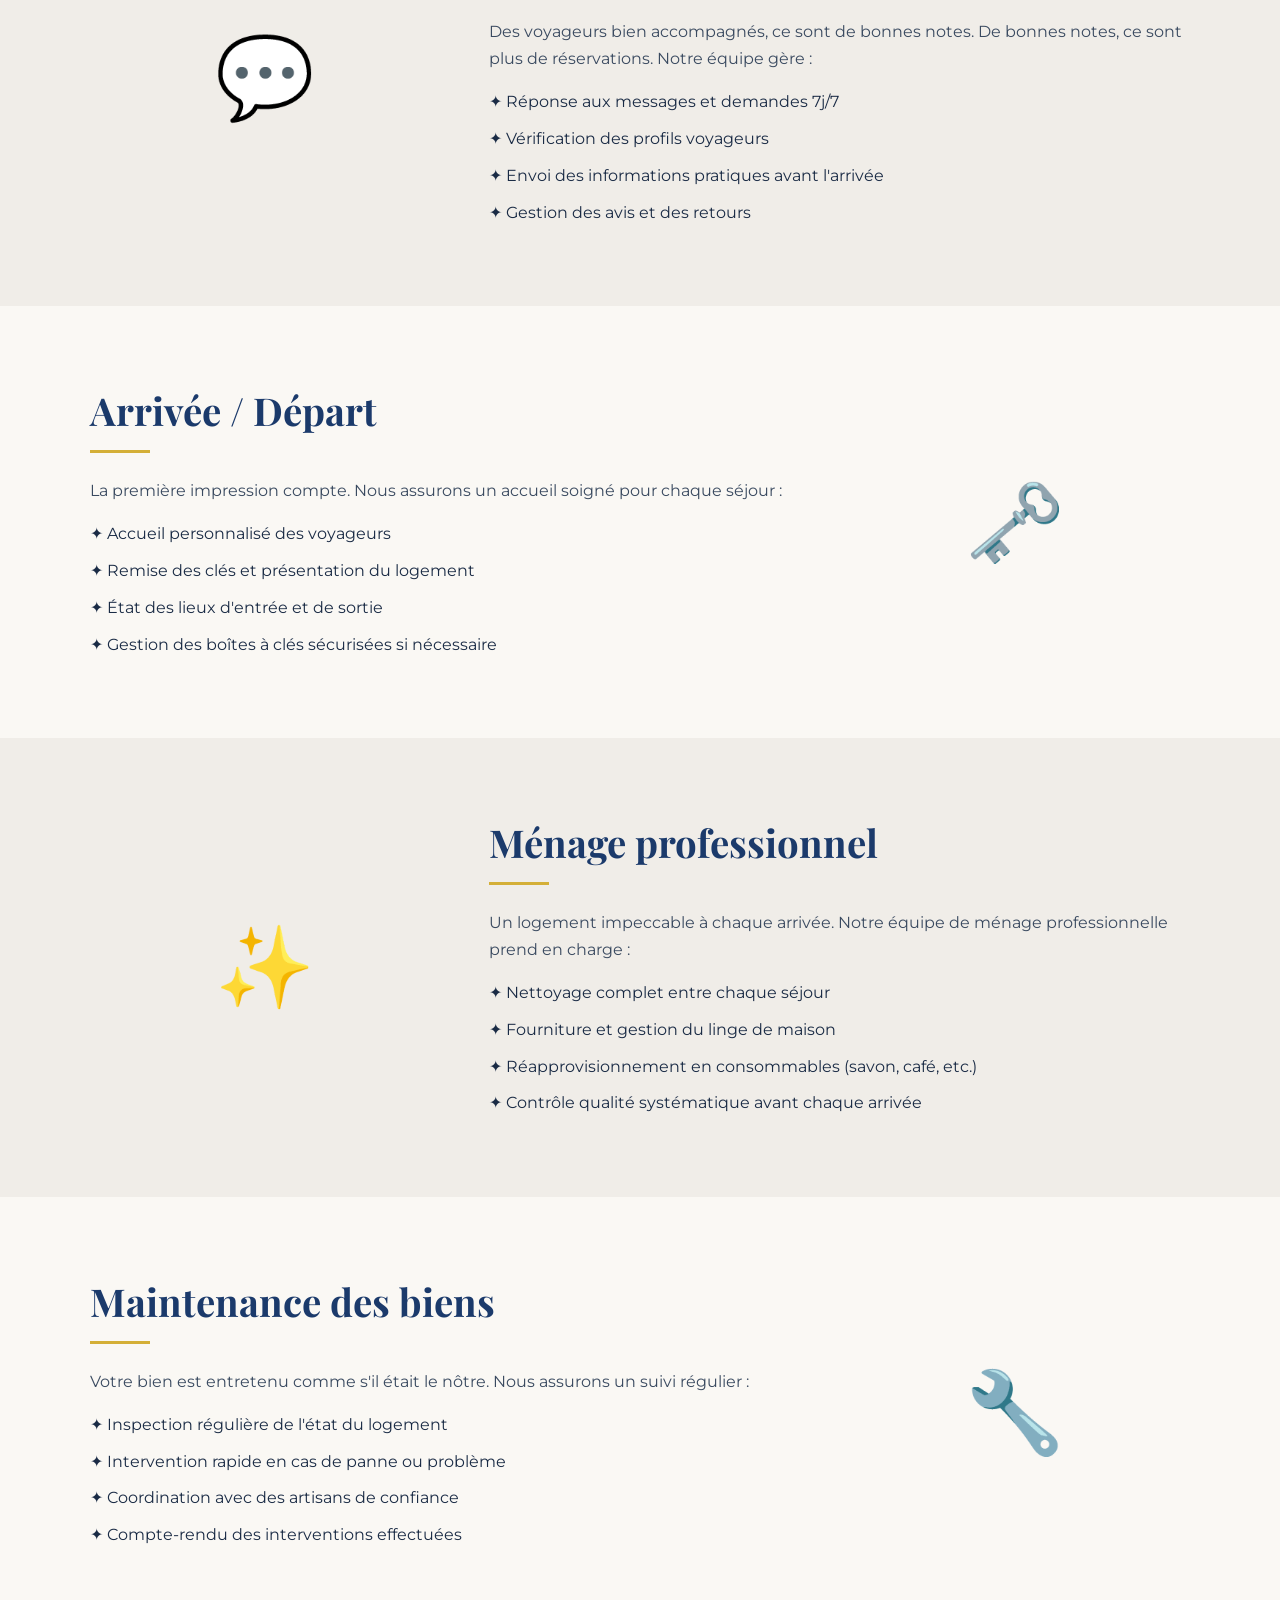
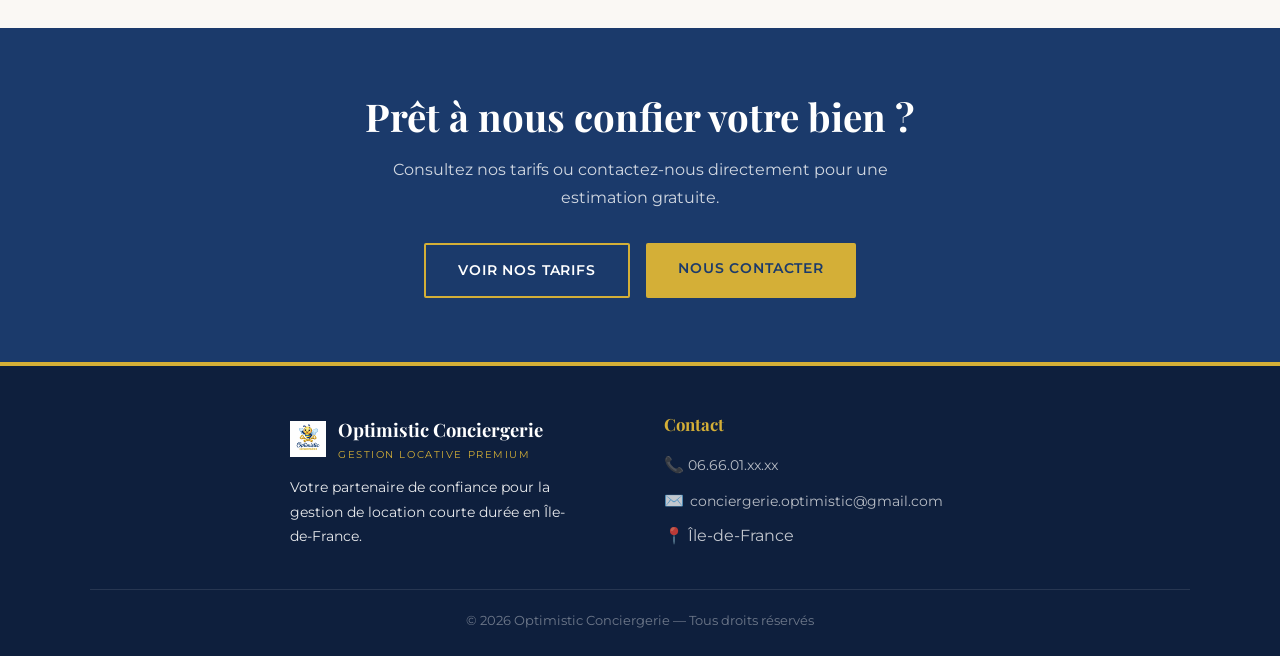
<file: nos-services.html>
<!DOCTYPE html>
<html lang="fr">
<head>
  <meta charset="UTF-8" />
  <meta name="viewport" content="width=device-width, initial-scale=1.0" />
  <title>Nos services — Conciergerie location courte durée Île-de-France</title>
  <meta name="description" content="Découvrez tous les services d'Optimistic Conciergerie : création d'annonce Airbnb, optimisation des prix, accueil voyageurs 7j/7, nettoyage professionnel en Île-de-France." />
  <meta name="robots" content="index, follow" />
  <link rel="canonical" href="https://tginguene.github.io/conciergerie/nos-services.html" />

  <!-- Open Graph -->
  <meta property="og:type" content="website" />
  <meta property="og:title" content="Nos services — Optimistic Conciergerie" />
  <meta property="og:description" content="Création d'annonce, optimisation des prix, accueil voyageurs, nettoyage professionnel. Tout est géré pour vous." />
  <meta property="og:url" content="https://tginguene.github.io/conciergerie/nos-services.html" />
  <meta property="og:locale" content="fr_FR" />

  <link rel="stylesheet" href="css/style.css" />
  <script src="js/layout.js" defer></script>
</head>
<body>

  <div id="site-header"></div>

  <!-- ══ PAGE HERO ══ -->
  <section class="page-hero">
    <div class="container">
      <h1>Nos services</h1>
      <p>Une offre complète pour maximiser vos revenus et préserver votre tranquillité</p>
      <div class="gold-line"></div>
    </div>
  </section>

  <!-- ══ INTRO ══ -->
  <section class="section" style="padding-bottom:2rem;">
    <div class="container content-intro">
      <p style="font-size:1.1rem;">Chez Optimistic Conciergerie, nous prenons en charge <strong>l'intégralité de la gestion de votre bien</strong>, de la mise en ligne de l'annonce jusqu'à l'entretien après chaque séjour. Vous déléguez tout, nous gérons tout.</p>
    </div>
  </section>

  <!-- ══ SERVICE 1 ══ -->
  <section class="section section-alt">
    <div class="container">
      <div class="grid-service">
        <div class="service-icon">📋</div>
        <div>
          <h2>Gestion des annonces</h2>
          <div class="gold-line gold-line-left"></div>
          <p style="margin-bottom:1rem;">Une annonce bien rédigée et bien illustrée, c'est la base d'une location qui performe. Notre équipe prend en charge :</p>
          <ul class="service-list">
            <li>✦ Séance photo professionnelle de votre bien</li>
            <li>✦ Rédaction d'une annonce attractive et optimisée</li>
            <li>✦ Publication sur Airbnb, Booking.com et autres plateformes</li>
            <li>✦ Gestion du calendrier de disponibilités</li>
          </ul>
        </div>
      </div>
    </div>
  </section>

  <!-- ══ SERVICE 2 ══ -->
  <section class="section">
    <div class="container">
      <div class="grid-service-reverse">
        <div>
          <h2>Optimisation des prix</h2>
          <div class="gold-line gold-line-left"></div>
          <p style="margin-bottom:1rem;">Le bon prix au bon moment, c'est ce qui fait la différence entre un bien qui se remplit et un bien qui reste vide. Nous appliquons une stratégie de tarification dynamique :</p>
          <ul class="service-list">
            <li>✦ Analyse de la demande et de la concurrence locale</li>
            <li>✦ Ajustement automatique des prix selon la saisonnalité</li>
            <li>✦ Optimisation des prix pour les événements et week-ends</li>
            <li>✦ Suivi mensuel des performances</li>
          </ul>
        </div>
        <div class="service-icon">📈</div>
      </div>
    </div>
  </section>

  <!-- ══ SERVICE 3 ══ -->
  <section class="section section-alt">
    <div class="container">
      <div class="grid-service">
        <div class="service-icon">💬</div>
        <div>
          <h2>Accompagnement des voyageurs</h2>
          <div class="gold-line gold-line-left"></div>
          <p style="margin-bottom:1rem;">Des voyageurs bien accompagnés, ce sont de bonnes notes. De bonnes notes, ce sont plus de réservations. Notre équipe gère :</p>
          <ul class="service-list">
            <li>✦ Réponse aux messages et demandes 7j/7</li>
            <li>✦ Vérification des profils voyageurs</li>
            <li>✦ Envoi des informations pratiques avant l'arrivée</li>
            <li>✦ Gestion des avis et des retours</li>
          </ul>
        </div>
      </div>
    </div>
  </section>

  <!-- ══ SERVICE 4 ══ -->
  <section class="section">
    <div class="container">
      <div class="grid-service-reverse">
        <div>
          <h2>Arrivée / Départ</h2>
          <div class="gold-line gold-line-left"></div>
          <p style="margin-bottom:1rem;">La première impression compte. Nous assurons un accueil soigné pour chaque séjour :</p>
          <ul class="service-list">
            <li>✦ Accueil personnalisé des voyageurs</li>
            <li>✦ Remise des clés et présentation du logement</li>
            <li>✦ État des lieux d'entrée et de sortie</li>
            <li>✦ Gestion des boîtes à clés sécurisées si nécessaire</li>
          </ul>
        </div>
        <div class="service-icon">🗝️</div>
      </div>
    </div>
  </section>

  <!-- ══ SERVICE 5 ══ -->
  <section class="section section-alt">
    <div class="container">
      <div class="grid-service">
        <div class="service-icon">✨</div>
        <div>
          <h2>Ménage professionnel</h2>
          <div class="gold-line gold-line-left"></div>
          <p style="margin-bottom:1rem;">Un logement impeccable à chaque arrivée. Notre équipe de ménage professionnelle prend en charge :</p>
          <ul class="service-list">
            <li>✦ Nettoyage complet entre chaque séjour</li>
            <li>✦ Fourniture et gestion du linge de maison</li>
            <li>✦ Réapprovisionnement en consommables (savon, café, etc.)</li>
            <li>✦ Contrôle qualité systématique avant chaque arrivée</li>
          </ul>
        </div>
      </div>
    </div>
  </section>

  <!-- ══ SERVICE 6 ══ -->
  <section class="section">
    <div class="container">
      <div class="grid-service-reverse">
        <div>
          <h2>Maintenance des biens</h2>
          <div class="gold-line gold-line-left"></div>
          <p style="margin-bottom:1rem;">Votre bien est entretenu comme s'il était le nôtre. Nous assurons un suivi régulier :</p>
          <ul class="service-list">
            <li>✦ Inspection régulière de l'état du logement</li>
            <li>✦ Intervention rapide en cas de panne ou problème</li>
            <li>✦ Coordination avec des artisans de confiance</li>
            <li>✦ Compte-rendu des interventions effectuées</li>
          </ul>
        </div>
        <div class="service-icon">🔧</div>
      </div>
    </div>
  </section>

  <!-- ══ CTA ══ -->
  <section class="section-cta">
    <div class="container">
      <h2 class="cta-title">Prêt à nous confier votre bien ?</h2>
      <p class="cta-text">Consultez nos tarifs ou contactez-nous directement pour une estimation gratuite.</p>
      <div class="btns-center">
        <a href="nos-tarifs.html" class="btn btn-secondary">Voir nos tarifs</a>
        <a href="contact.html" class="btn btn-primary">Nous contacter</a>
      </div>
    </div>
  </section>

  <div id="site-footer"></div>


</body>
</html>
</file>
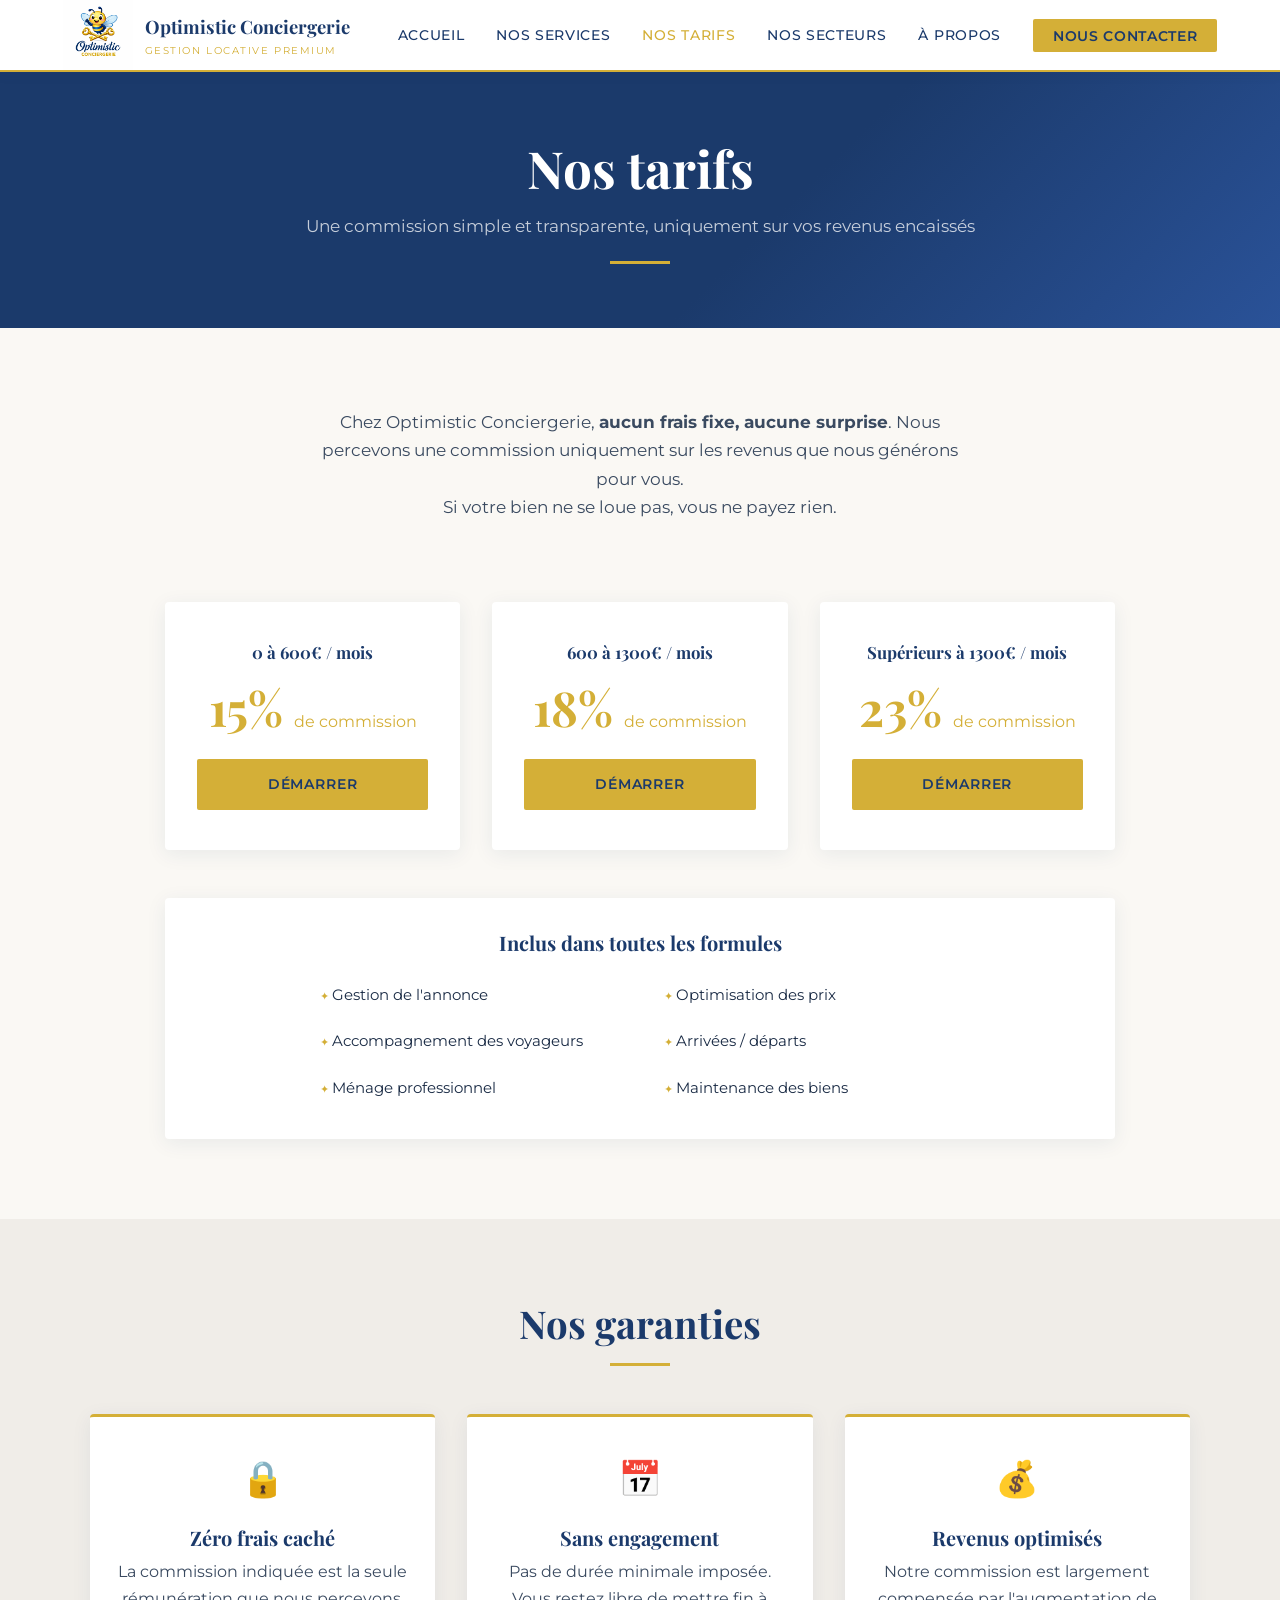
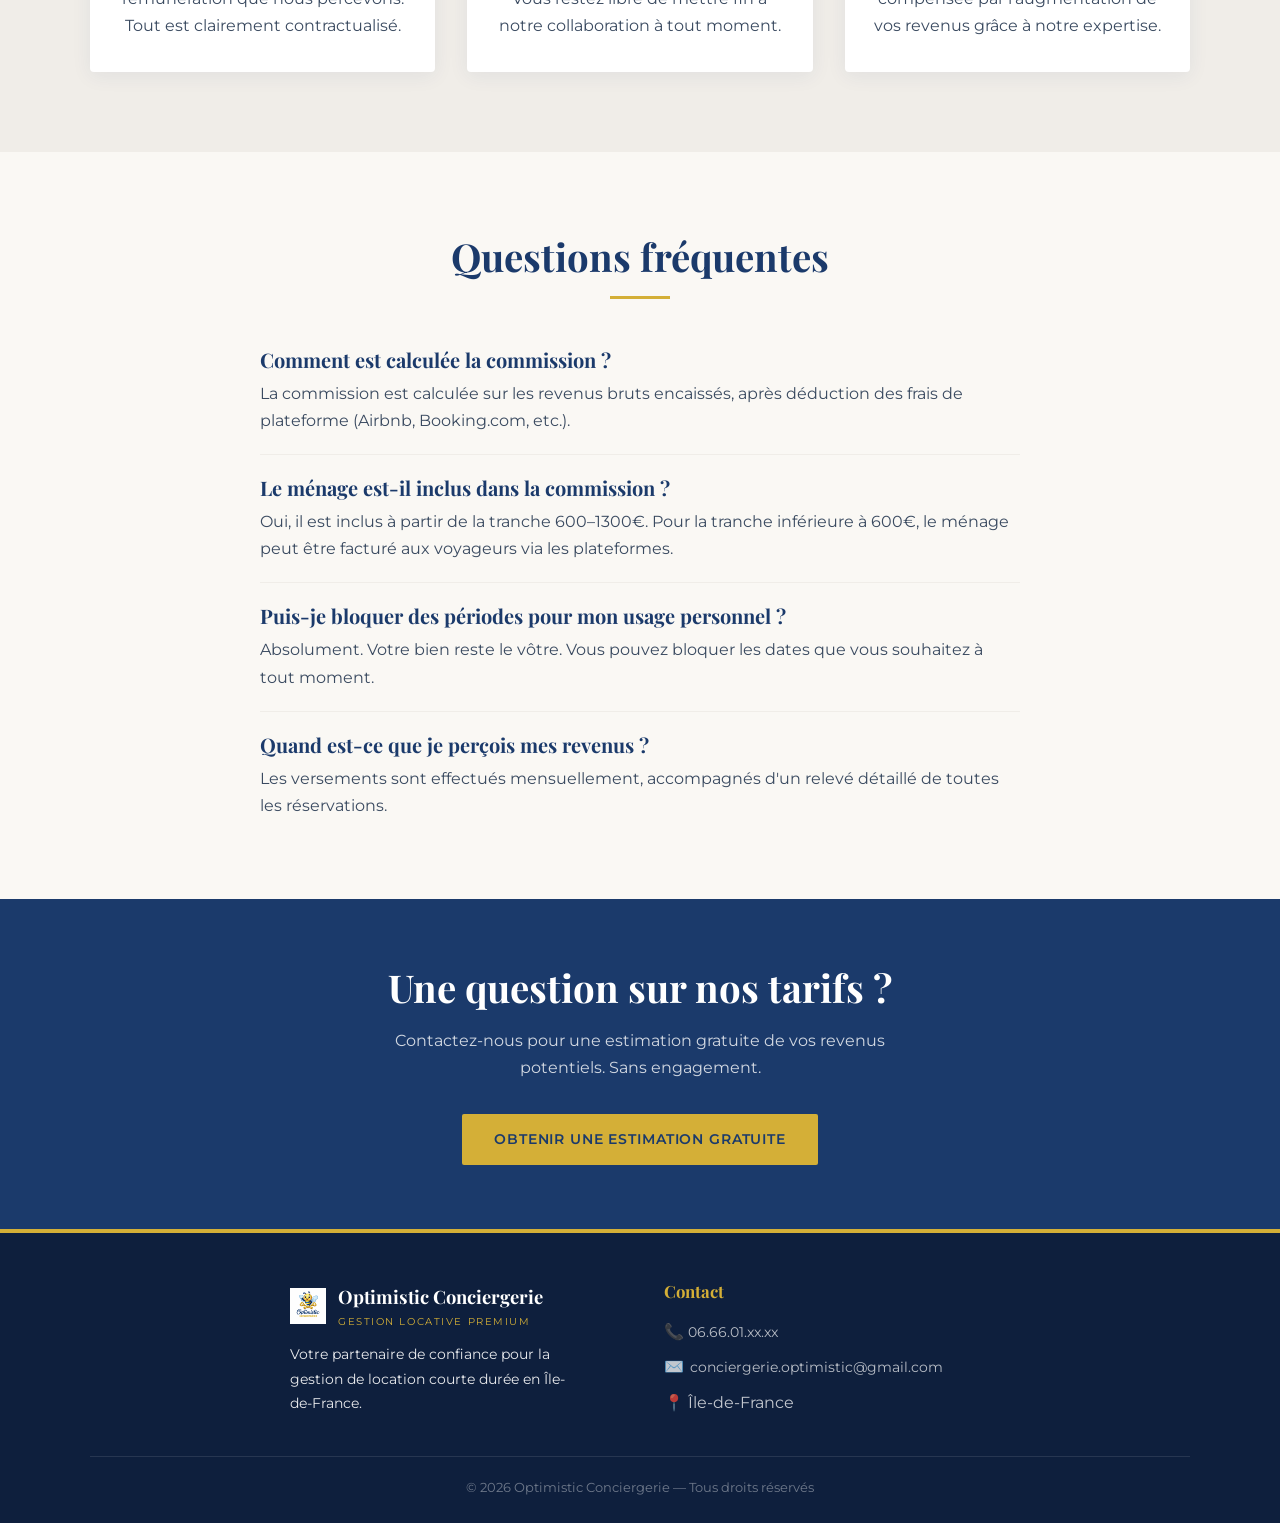
<file: nos-tarifs.html>
<!DOCTYPE html>
<html lang="fr">
<head>
  <meta charset="UTF-8" />
  <meta name="viewport" content="width=device-width, initial-scale=1.0" />
  <title>Nos tarifs — Commission transparente dès 15% | Optimistic Conciergerie</title>
  <meta name="description" content="Tarifs clairs et sans surprise : 15% jusqu'à 600€/mois, 18% de 600 à 1300€/mois, 23% au-delà. Inclus : annonce, prix, voyageurs, nettoyage." />
  <meta name="robots" content="index, follow" />
  <link rel="canonical" href="https://tginguene.github.io/conciergerie/nos-tarifs.html" />

  <!-- Open Graph -->
  <meta property="og:type" content="website" />
  <meta property="og:title" content="Nos tarifs — Optimistic Conciergerie" />
  <meta property="og:description" content="Commission à partir de 15% selon vos revenus. Aucun frais caché, tous les services inclus." />
  <meta property="og:url" content="https://tginguene.github.io/conciergerie/nos-tarifs.html" />
  <meta property="og:locale" content="fr_FR" />

  <link rel="stylesheet" href="css/style.css" />
  <script src="js/layout.js" defer></script>
</head>
<body>

  <div id="site-header"></div>

  <!-- ══ PAGE HERO ══ -->
  <section class="page-hero">
    <div class="container">
      <h1>Nos tarifs</h1>
      <p>Une commission simple et transparente, uniquement sur vos revenus encaissés</p>
      <div class="gold-line"></div>
    </div>
  </section>

  <!-- ══ INTRO ══ -->
  <section class="section" style="padding-bottom:0;">
    <div class="container" style="max-width:680px; text-align:center;">
      <p style="font-size:1.05rem;">Chez Optimistic Conciergerie, <strong>aucun frais fixe, aucune surprise</strong>. Nous percevons une commission uniquement sur les revenus que nous générons pour vous.</p>
      <p style="font-size:1.05rem;">Si votre bien ne se loue pas, vous ne payez rien.</p>
    </div>
  </section>

  <!-- ══ TARIFS ══ -->
  <section class="section">
    <div class="container">

      <div class="grid-tarifs">
        <div class="tarif-card">
          <h3 class="tarif-card-title">0 à 600€ / mois</h3>
          <div class="tarif-prix">15% <span>de commission</span></div>
          <a href="contact.html" class="btn btn-primary btn-tarif">Démarrer</a>
        </div>
        <div class="tarif-card">
          <h3 class="tarif-card-title">600 à 1300€ / mois</h3>
          <div class="tarif-prix">18% <span>de commission</span></div>
          <a href="contact.html" class="btn btn-primary btn-tarif">Démarrer</a>
        </div>
        <div class="tarif-card">
          <h3 class="tarif-card-title">Supérieurs à 1300€ / mois</h3>
          <div class="tarif-prix">23% <span>de commission</span></div>
          <a href="contact.html" class="btn btn-primary btn-tarif">Démarrer</a>
        </div>
      </div>

      <div class="tarifs-box">
        <h3 class="tarifs-box-title">Inclus dans toutes les formules</h3>
        <ul class="tarif-liste tarifs-box-list">
          <li>Gestion de l'annonce</li>
          <li>Optimisation des prix</li>
          <li>Accompagnement des voyageurs</li>
          <li>Arrivées / départs</li>
          <li>Ménage professionnel</li>
          <li>Maintenance des biens</li>
        </ul>
      </div>

    </div>
  </section>

  <!-- ══ GARANTIES ══ -->
  <section class="section section-alt">
    <div class="container">
      <div class="section-title">
        <h2>Nos garanties</h2>
        <div class="gold-line"></div>
      </div>
      <div class="grid-3">
        <div class="card card-center">
          <div class="card-icon">🔒</div>
          <h3>Zéro frais caché</h3>
          <p>La commission indiquée est la seule rémunération que nous percevons. Tout est clairement contractualisé.</p>
        </div>
        <div class="card card-center">
          <div class="card-icon">📅</div>
          <h3>Sans engagement</h3>
          <p>Pas de durée minimale imposée. Vous restez libre de mettre fin à notre collaboration à tout moment.</p>
        </div>
        <div class="card card-center">
          <div class="card-icon">💰</div>
          <h3>Revenus optimisés</h3>
          <p>Notre commission est largement compensée par l'augmentation de vos revenus grâce à notre expertise.</p>
        </div>
      </div>
    </div>
  </section>

  <!-- ══ FAQ ══ -->
  <section class="section">
    <div class="container" style="max-width:760px;">
      <div class="section-title">
        <h2>Questions fréquentes</h2>
        <div class="gold-line"></div>
      </div>
      <div class="faq-list">
        <div class="faq-item">
          <h3 class="faq-question">Comment est calculée la commission ?</h3>
          <p>La commission est calculée sur les revenus bruts encaissés, après déduction des frais de plateforme (Airbnb, Booking.com, etc.).</p>
        </div>
        <div class="faq-item">
          <h3 class="faq-question">Le ménage est-il inclus dans la commission ?</h3>
          <p>Oui, il est inclus à partir de la tranche 600–1300€. Pour la tranche inférieure à 600€, le ménage peut être facturé aux voyageurs via les plateformes.</p>
        </div>
        <div class="faq-item">
          <h3 class="faq-question">Puis-je bloquer des périodes pour mon usage personnel ?</h3>
          <p>Absolument. Votre bien reste le vôtre. Vous pouvez bloquer les dates que vous souhaitez à tout moment.</p>
        </div>
        <div>
          <h3 class="faq-question">Quand est-ce que je perçois mes revenus ?</h3>
          <p>Les versements sont effectués mensuellement, accompagnés d'un relevé détaillé de toutes les réservations.</p>
        </div>
      </div>
    </div>
  </section>

  <!-- ══ CTA ══ -->
  <section class="section-cta">
    <div class="container">
      <h2 class="cta-title">Une question sur nos tarifs ?</h2>
      <p class="cta-text">Contactez-nous pour une estimation gratuite de vos revenus potentiels. Sans engagement.</p>
      <a href="contact.html" class="btn btn-primary">Obtenir une estimation gratuite</a>
    </div>
  </section>

  <div id="site-footer"></div>

</body>
</html>
</file>
<file: css/style.css>
/* ============================================
   OPTIMISTIC CONCIERGERIE — Feuille de style
   ============================================ */

@import url('https://fonts.googleapis.com/css2?family=Playfair+Display:wght@400;500;600;700&family=Montserrat:wght@300;400;500;600&display=swap');

/* ── Variables ── */
:root {
  --bleu-nuit:    #1B3A6B;
  --or:           #D4AF37;
  --or-clair:     #F0D080;
  --ivoire:       #FAF8F4;
  --texte:        #1A2B45;
  --gris-doux:    #F0EDE8;
  --blanc:        #FFFFFF;
}

/* ── Reset ── */
*, *::before, *::after { box-sizing: border-box; margin: 0; padding: 0; }
html { scroll-behavior: smooth; }
body {
  font-family: 'Montserrat', sans-serif;
  background-color: var(--ivoire);
  color: var(--texte);
  line-height: 1.7;
}
img { max-width: 100%; display: block; }
a { text-decoration: none; color: inherit; }

/* ── Typographie ── */
h1, h2, h3, h4 {
  font-family: 'Playfair Display', serif;
  color: var(--bleu-nuit);
  line-height: 1.25;
}
h1 { font-size: clamp(2rem, 5vw, 3.2rem); }
h2 { font-size: clamp(1.6rem, 3.5vw, 2.4rem); margin-bottom: 1rem; }
h3 { font-size: 1.25rem; margin-bottom: 0.5rem; }
p  { font-size: 1rem; color: #3a4a60; }

/* ── Header / Nav ── */
header {
  position: sticky;
  top: 0;
  z-index: 100;
  background: var(--blanc);
  border-bottom: 2px solid var(--or);
  padding: 0 2rem;
  display: flex;
  align-items: center;
  justify-content: center;
  gap: 3rem;
  height: 72px;
  box-shadow: 0 2px 12px rgba(27,58,107,0.08);
}

.logo {
  display: flex;
  align-items: center;
  gap: 0.75rem;
  font-family: 'Playfair Display', serif;
  font-size: 1.15rem;
  color: var(--bleu-nuit);
  font-weight: 700;
}
.logo-icon { height: 70px; width: auto; display: block; }
.logo-text span { display: block; font-family: 'Montserrat', sans-serif; font-size: 0.65rem; font-weight: 400; letter-spacing: 0.15em; color: var(--or); text-transform: uppercase; }

nav ul {
  list-style: none;
  display: flex;
  gap: 2rem;
  align-items: center;
}
nav a {
  font-size: 0.85rem;
  font-weight: 500;
  letter-spacing: 0.05em;
  text-transform: uppercase;
  color: var(--bleu-nuit);
  transition: color 0.2s;
}
nav a:hover, nav a.active { color: var(--or); }
nav .btn-nav {
  background: var(--or);
  color: var(--bleu-nuit);
  padding: 0.55rem 1.25rem;
  border-radius: 2px;
  font-weight: 600;
  transition: background 0.2s;
}
nav .btn-nav:hover { background: var(--or-clair); }
nav .btn-nav.active { color: var(--bleu-nuit); }

/* ── Boutons ── */
.btn {
  display: inline-block;
  padding: 0.85rem 2rem;
  font-family: 'Montserrat', sans-serif;
  font-size: 0.9rem;
  font-weight: 600;
  letter-spacing: 0.06em;
  text-transform: uppercase;
  border-radius: 2px;
  transition: all 0.25s;
  cursor: pointer;
  border: none;
}
.btn-primary {
  background: var(--or);
  color: var(--bleu-nuit);
}
.btn-primary:hover { background: var(--or-clair); }
.btn-secondary {
  background: transparent;
  color: var(--blanc);
  border: 2px solid var(--or);
}
.btn-secondary:hover { background: var(--or); color: var(--bleu-nuit); }

/* ── Section utilitaires ── */
.section { padding: 5rem 2rem; }
.section-alt { background: var(--gris-doux); }
.container { max-width: 1100px; margin: 0 auto; }
.section-title { text-align: center; margin-bottom: 3rem; }
.section-title p { margin-top: 0.75rem; font-size: 1.05rem; }
.gold-line {
  width: 60px; height: 3px;
  background: var(--or);
  margin: 1rem auto 0;
}

/* ── Grille de cartes ── */
.grid-3 { display: grid; grid-template-columns: repeat(3, 1fr); gap: 2rem; }
.grid-2 { display: grid; grid-template-columns: repeat(2, 1fr); gap: 2rem; }

.card {
  background: var(--blanc);
  border-radius: 4px;
  padding: 2rem 1.75rem;
  box-shadow: 0 4px 20px rgba(27,58,107,0.07);
  border-top: 3px solid var(--or);
  transition: transform 0.2s, box-shadow 0.2s;
}
.card:hover { transform: translateY(-4px); box-shadow: 0 8px 28px rgba(27,58,107,0.12); }
.card-icon { font-size: 2.2rem; margin-bottom: 1rem; }

/* ── Hero ── */
.hero {
  background: linear-gradient(135deg, var(--bleu-nuit) 55%, #2a5298 100%);
  color: var(--blanc);
  padding: 7rem 2rem;
  text-align: center;
  position: relative;
  overflow: hidden;
}
.hero::before {
  content: '';
  position: absolute; inset: 0;
  background: url("data:image/svg+xml,%3Csvg width='60' height='60' viewBox='0 0 60 60' xmlns='http://www.w3.org/2000/svg'%3E%3Cg fill='none' fill-rule='evenodd'%3E%3Cg fill='%23D4AF37' fill-opacity='0.05'%3E%3Cpath d='M36 34v-4h-2v4h-4v2h4v4h2v-4h4v-2h-4zm0-30V0h-2v4h-4v2h4v4h2V6h4V4h-4zM6 34v-4H4v4H0v2h4v4h2v-4h4v-2H6zM6 4V0H4v4H0v2h4v4h2V6h4V4H6z'/%3E%3C/g%3E%3C/g%3E%3C/svg%3E");
}
.hero h1 { color: var(--blanc); margin-bottom: 1.25rem; }
.hero h1 span { color: var(--or); }
.hero p { font-size: 1.15rem; color: rgba(255,255,255,0.85); max-width: 620px; margin: 0 auto 2.5rem; }
.hero-btns { display: flex; gap: 1rem; justify-content: center; flex-wrap: wrap; }
.hero-phone {
  margin-top: 2rem;
  font-size: 1.3rem;
  font-weight: 600;
  color: var(--or);
}
.hero-phone a { color: var(--or); }

/* ── Témoignages ── */
.temoignage {
  background: var(--blanc);
  border-left: 4px solid var(--or);
  padding: 1.75rem 2rem;
  border-radius: 4px;
  box-shadow: 0 4px 16px rgba(27,58,107,0.07);
  font-style: italic;
}
.temoignage-auteur {
  margin-top: 1rem;
  font-style: normal;
  font-weight: 600;
  font-size: 0.9rem;
  color: var(--bleu-nuit);
}
.stars { color: var(--or); font-size: 1.1rem; margin-bottom: 0.5rem; }

/* ── Tarifs ── */
.tarif-card {
  background: var(--blanc);
  border-radius: 4px;
  padding: 2.5rem 2rem;
  box-shadow: 0 4px 20px rgba(27,58,107,0.08);
  text-align: center;
  position: relative;
}
.tarif-card.featured {
  background: var(--bleu-nuit);
  color: var(--blanc);
  transform: scale(1.04);
}
.tarif-card.featured h3 { color: var(--or); }
.tarif-card.featured p { color: rgba(255,255,255,0.8); }
.tarif-badge {
  position: absolute;
  top: -12px; left: 50%;
  transform: translateX(-50%);
  background: var(--or);
  color: var(--bleu-nuit);
  font-size: 0.75rem;
  font-weight: 700;
  padding: 0.3rem 1rem;
  border-radius: 20px;
  text-transform: uppercase;
  letter-spacing: 0.08em;
}
.tarif-prix {
  font-family: 'Playfair Display', serif;
  font-size: 3rem;
  color: var(--or);
  font-weight: 700;
  line-height: 1;
  margin: 1.25rem 0 0.25rem;
}
.tarif-prix span { font-size: 1rem; font-family: 'Montserrat', sans-serif; font-weight: 400; }
.tarif-liste { list-style: none; text-align: left; margin: 1.5rem 0 2rem; }
.tarif-liste li { padding: 0.4rem 0; font-size: 0.95rem; }
.tarif-liste li::before { content: '✦ '; color: var(--or); font-size: 0.7rem; }

/* ── Formulaire ── */
.form-group { margin-bottom: 1.5rem; }
label { display: block; font-size: 0.85rem; font-weight: 600; margin-bottom: 0.4rem; color: var(--bleu-nuit); letter-spacing: 0.04em; text-transform: uppercase; }
input, select, textarea {
  width: 100%;
  padding: 0.85rem 1rem;
  border: 1.5px solid #d8d0c4;
  border-radius: 2px;
  font-family: 'Montserrat', sans-serif;
  font-size: 0.95rem;
  background: var(--blanc);
  color: var(--texte);
  transition: border-color 0.2s;
}
input:focus, select:focus, textarea:focus { outline: none; border-color: var(--or); }
textarea { resize: vertical; min-height: 130px; }

/* ── Footer ── */
footer {
  background: #0e1f3d;
  color: rgba(255,255,255,0.75);
  padding: 3rem 2rem 1.5rem;
  border-top: 4px solid var(--or);
}
footer .logo { color: var(--blanc); }
footer .logo-text span { color: var(--or); }
footer .logo-icon { height: 36px; }
.footer-grid { display: grid; grid-template-columns: 1fr 1fr; gap: 3rem; margin-bottom: 2rem; max-width: 700px; margin-left: auto; margin-right: auto; }
footer h4 { font-family: 'Playfair Display', serif; color: var(--or); margin-bottom: 1rem; font-size: 1.05rem; }
footer ul { list-style: none; }
footer ul li { margin-bottom: 0.5rem; }
footer ul a { color: rgba(255,255,255,0.7); font-size: 0.9rem; transition: color 0.2s; }
footer ul a:hover { color: var(--or); }
.footer-logo { font-family: 'Playfair Display', serif; font-size: 1.2rem; color: var(--blanc); margin-bottom: 0.75rem; }
.footer-logo span { font-size: 1.5rem; margin-right: 0.5rem; }
.footer-bottom { border-top: 1px solid rgba(255,255,255,0.1); padding-top: 1.25rem; text-align: center; font-size: 0.8rem; color: rgba(255,255,255,0.4); }

/* ── Page hero (pages internes) ── */
.page-hero {
  background: linear-gradient(135deg, var(--bleu-nuit) 60%, #2a5298 100%);
  padding: 4rem 2rem;
  text-align: center;
}
.page-hero h1 { color: var(--blanc); }
.page-hero p { color: rgba(255,255,255,0.75); margin-top: 0.75rem; font-size: 1.05rem; }
.page-hero .gold-line { margin-top: 1.25rem; }

/* ── Stats section (index) ── */
.section-stats { background: var(--bleu-nuit); padding: 3rem 2rem; }
.stats-grid { text-align: center; color: var(--blanc); }
.stat-number { font-family: 'Playfair Display', serif; font-size: 2.8rem; color: var(--or); font-weight: 700; }
.stat-label { font-size: 0.9rem; margin-top: 0.4rem; opacity: 0.8; }

/* ── CTA section ── */
.section-cta { background: var(--bleu-nuit); padding: 4rem 2rem; text-align: center; }
.cta-title { color: var(--blanc); margin-bottom: 1rem; }
.cta-text { color: rgba(255,255,255,0.8); max-width: 500px; margin: 0 auto 2rem; }
.btns-center { display: flex; gap: 1rem; justify-content: center; flex-wrap: wrap; }
.text-center-mt { text-align: center; margin-top: 2.5rem; }

/* ── Services layout ── */
.grid-service { display: grid; grid-template-columns: 1fr 2fr; gap: 3rem; align-items: center; }
.grid-service-reverse { display: grid; grid-template-columns: 2fr 1fr; gap: 3rem; align-items: center; }
.service-icon { text-align: center; font-size: 5rem; }
.service-list { list-style: none; display: flex; flex-direction: column; gap: 0.6rem; }

/* ── Gold line variante gauche ── */
.gold-line-left { margin: 1rem 0 1.5rem; }

/* ── Pourquoi nous (index) ── */
.why-item { display: flex; gap: 1rem; align-items: flex-start; padding: 1.5rem; }
.why-icon { font-size: 2rem; flex-shrink: 0; }

/* ── Feature list (a-propos, nos-secteurs) ── */
.feature-list { display: flex; flex-direction: column; gap: 1.5rem; margin-top: 2rem; }
.feature-item { display: flex; gap: 1.25rem; align-items: flex-start; }
.feature-icon { font-size: 1.75rem; flex-shrink: 0; }
.circle-badge { background: var(--or); color: var(--bleu-nuit); font-weight: 700; width: 36px; height: 36px; border-radius: 50%; display: flex; align-items: center; justify-content: center; flex-shrink: 0; }

/* ── Brand card (a-propos) ── */
.grid-about { display: grid; grid-template-columns: 1fr 1fr; gap: 4rem; align-items: center; }
.brand-card { background: var(--gris-doux); border-radius: 4px; padding: 3rem; text-align: center; }
.brand-name { font-family: 'Playfair Display', serif; font-size: 1.4rem; color: var(--bleu-nuit); }
.brand-tagline { color: var(--or); margin-top: 0.5rem; font-size: 0.9rem; letter-spacing: 0.1em; text-transform: uppercase; }

/* ── Card variante centrée ── */
.card-center { text-align: center; }

/* ── Intro section ── */
.content-intro { max-width: 720px; margin: 0 auto; text-align: center; }

/* ── Tarifs ── */
.grid-tarifs { display: grid; grid-template-columns: repeat(3, 1fr); gap: 2rem; max-width: 950px; margin: 0 auto 3rem; }
.tarif-card-title { color: var(--bleu-nuit); font-family: 'Playfair Display', serif; font-size: 1.05rem; margin-bottom: 0.75rem; }
.btn-tarif { width: 100%; text-align: center; margin-top: 1.5rem; }
.tarifs-box { max-width: 950px; margin: 0 auto; background: var(--blanc); border-radius: 4px; padding: 2rem 2.5rem; box-shadow: 0 4px 20px rgba(27,58,107,0.08); }
.tarifs-box-title { color: var(--bleu-nuit); font-family: 'Playfair Display', serif; text-align: center; margin-bottom: 1.25rem; }
.tarifs-box-list { display: grid; grid-template-columns: 1fr 1fr; gap: 0.5rem 3rem; max-width: 640px; margin: 0 auto; }

/* ── FAQ ── */
.faq-list { display: flex; flex-direction: column; gap: 1.25rem; margin-top: 2rem; }
.faq-item { border-bottom: 1px solid var(--gris-doux); padding-bottom: 1.25rem; }
.faq-question { color: var(--bleu-nuit); margin-bottom: 0.5rem; }

/* ── Contact ── */
.contact-grid { display: grid; grid-template-columns: 1fr 1.6fr; gap: 4rem; align-items: start; }
.contact-info-list { display: flex; flex-direction: column; gap: 1.5rem; }
.contact-info-item { display: flex; align-items: center; gap: 1rem; }
.circle-icon { background: var(--or); color: var(--bleu-nuit); width: 44px; height: 44px; border-radius: 50%; display: flex; align-items: center; justify-content: center; font-size: 1.2rem; flex-shrink: 0; }
.contact-label { font-size: 0.78rem; text-transform: uppercase; letter-spacing: 0.08em; color: var(--or); font-weight: 600; margin-bottom: 0.2rem; }
.contact-response-box { margin-top: 2.5rem; background: var(--gris-doux); border-radius: 4px; padding: 1.5rem; }
.contact-response-title { font-family: 'Playfair Display', serif; color: var(--bleu-nuit); font-size: 1rem; margin-bottom: 0.5rem; }
.contact-form-card { background: var(--blanc); padding: 2.5rem; border-radius: 4px; box-shadow: 0 4px 24px rgba(27,58,107,0.09); border-top: 3px solid var(--or); }
.form-grid { display: grid; grid-template-columns: 1fr 1fr; gap: 1.25rem; }

/* ── Carte placeholder (nos-secteurs) ── */
.map-placeholder { background: var(--blanc); border-radius: 4px; border: 2px dashed var(--or); padding: 4rem 2rem; text-align: center; margin-bottom: 3rem; }

/* ── Footer ── */
.footer-desc { font-size: 0.9rem; max-width: 280px; color: rgba(255,255,255,0.9); }

/* ── Hamburger ── */
.menu-toggle {
  display: none;
  flex-direction: column;
  justify-content: space-between;
  width: 28px;
  height: 20px;
  margin-left: auto;
  background: none;
  border: none;
  cursor: pointer;
  padding: 0;
  z-index: 200;
}
.menu-toggle span {
  display: block;
  height: 2px;
  background: var(--bleu-nuit);
  border-radius: 2px;
  transition: all 0.3s;
}
header.nav-open .menu-toggle span:nth-child(1) { transform: translateY(9px) rotate(45deg); }
header.nav-open .menu-toggle span:nth-child(2) { opacity: 0; }
header.nav-open .menu-toggle span:nth-child(3) { transform: translateY(-9px) rotate(-45deg); }

/* ── Responsive ── */
@media (max-width: 1150px) {
  .grid-3 { grid-template-columns: 1fr 1fr; }

  .grid-service, .grid-service-reverse, .grid-about, .contact-grid { grid-template-columns: 1fr; }
  .grid-tarifs { grid-template-columns: 1fr 1fr; }
  .service-icon { font-size: 3rem; }

  header {
    flex-wrap: wrap;
    justify-content: space-between;
    height: auto;
    padding: 1rem 1.5rem;
    gap: 0;
  }
  .menu-toggle { display: flex; }
  nav {
    display: none;
    width: 100%;
    border-top: 1px solid var(--gris-doux);
    margin-top: 0.75rem;
    padding-top: 0.75rem;
  }
  header.nav-open nav { display: block; }
  nav ul {
    flex-direction: column;
    gap: 0;
    align-items: flex-start;
  }
  nav ul li { width: 100%; }
  nav a {
    display: block;
    padding: 0.65rem 0;
    border-bottom: 1px solid var(--gris-doux);
  }
  nav .btn-nav {
    display: inline-block;
    margin-top: 0.75rem;
    width: auto;
    border-bottom: none;
  }
}
@media (max-width: 600px) {
  .grid-3, .grid-2 { grid-template-columns: 1fr; }
  .footer-grid { grid-template-columns: 1fr; gap: 1.5rem; }
  .hero { padding: 4rem 1.5rem; }
  .tarif-card.featured { transform: none; }
  .grid-tarifs { grid-template-columns: 1fr; }
  .tarifs-box-list { columns: 1; }
}
</file>
